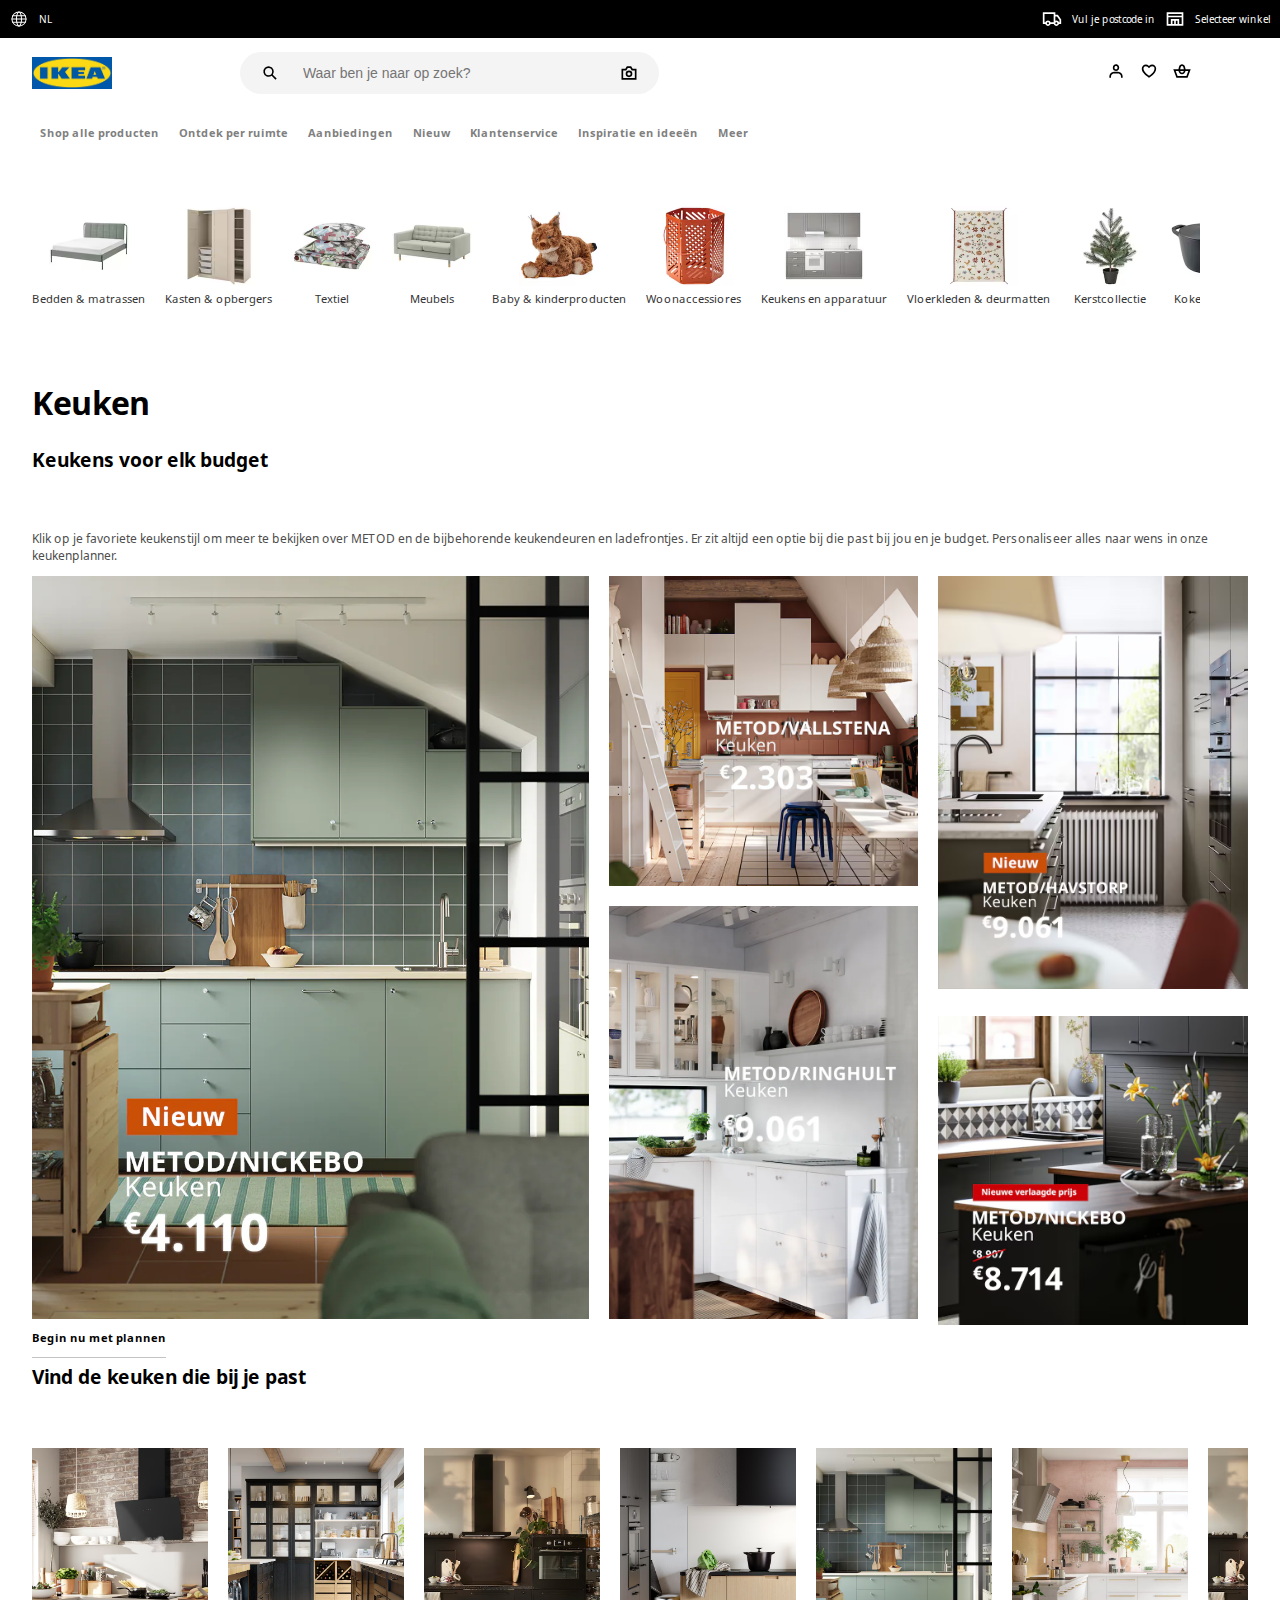
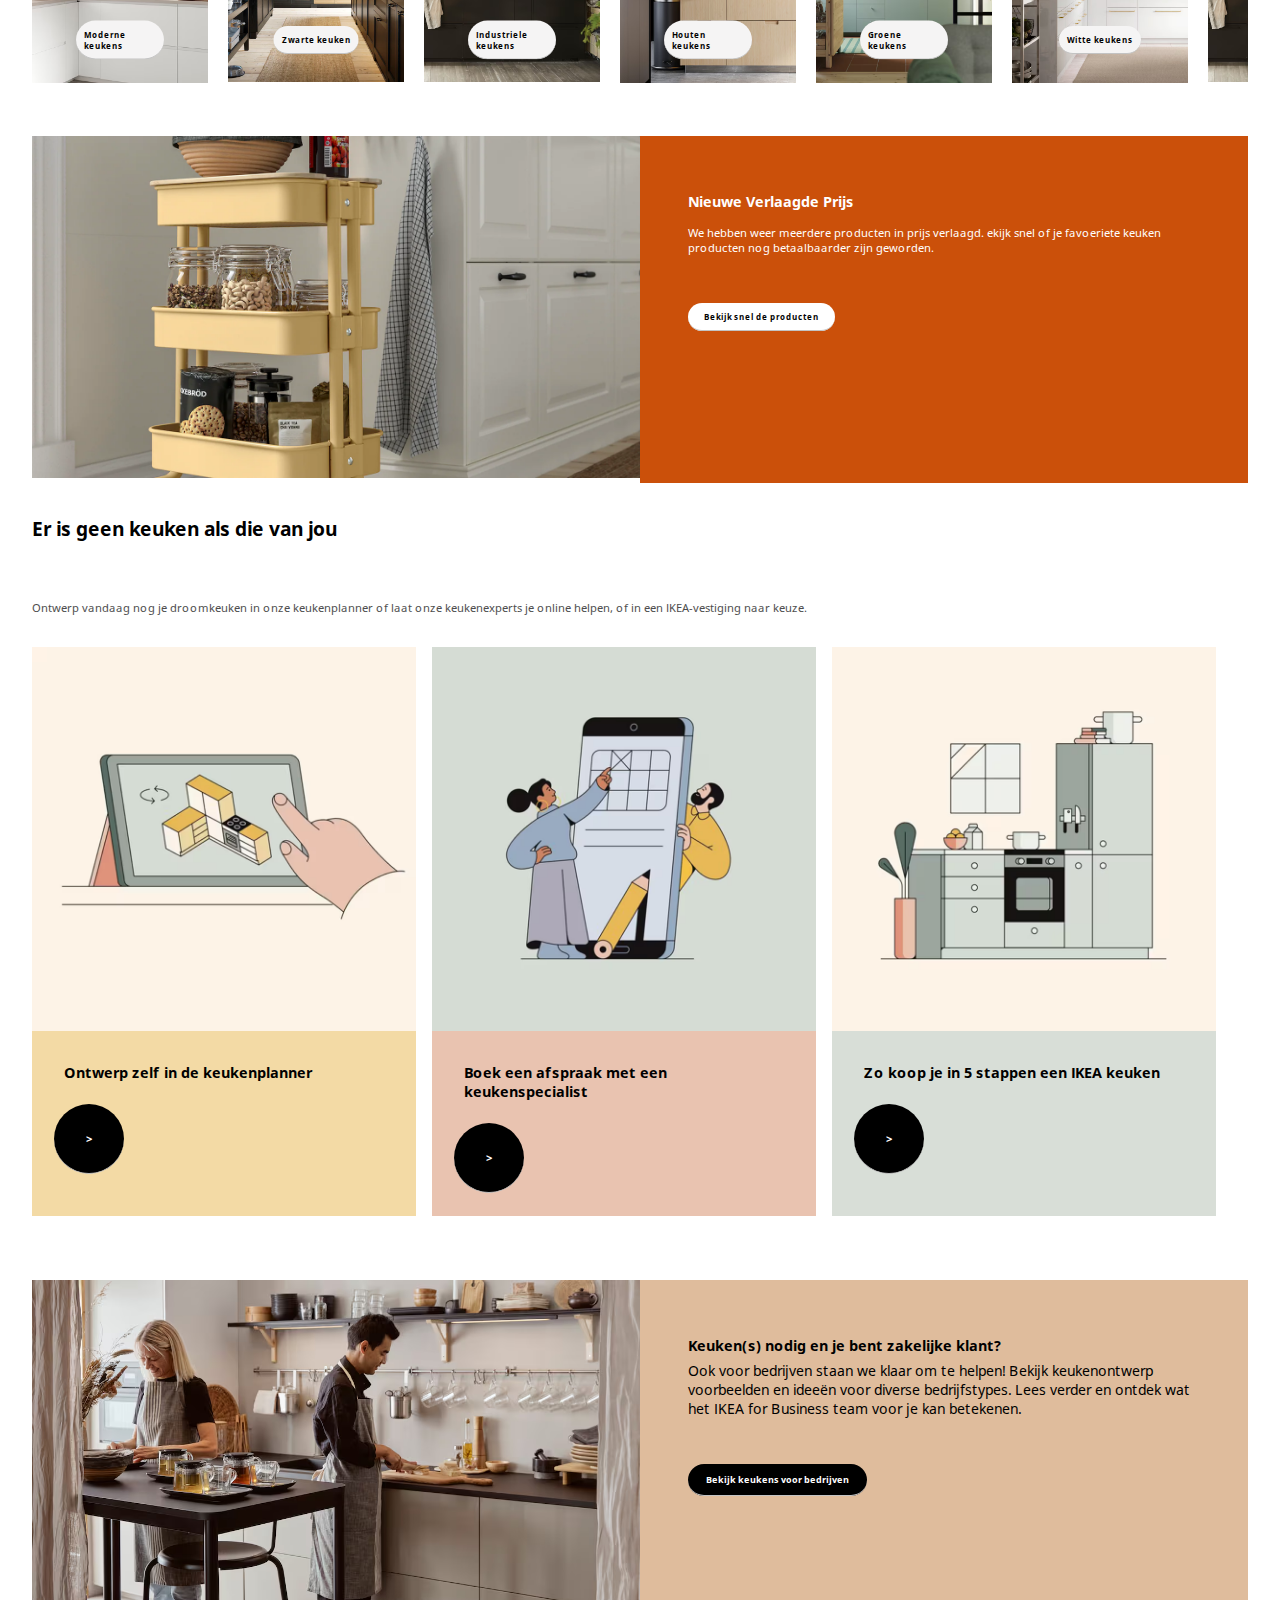
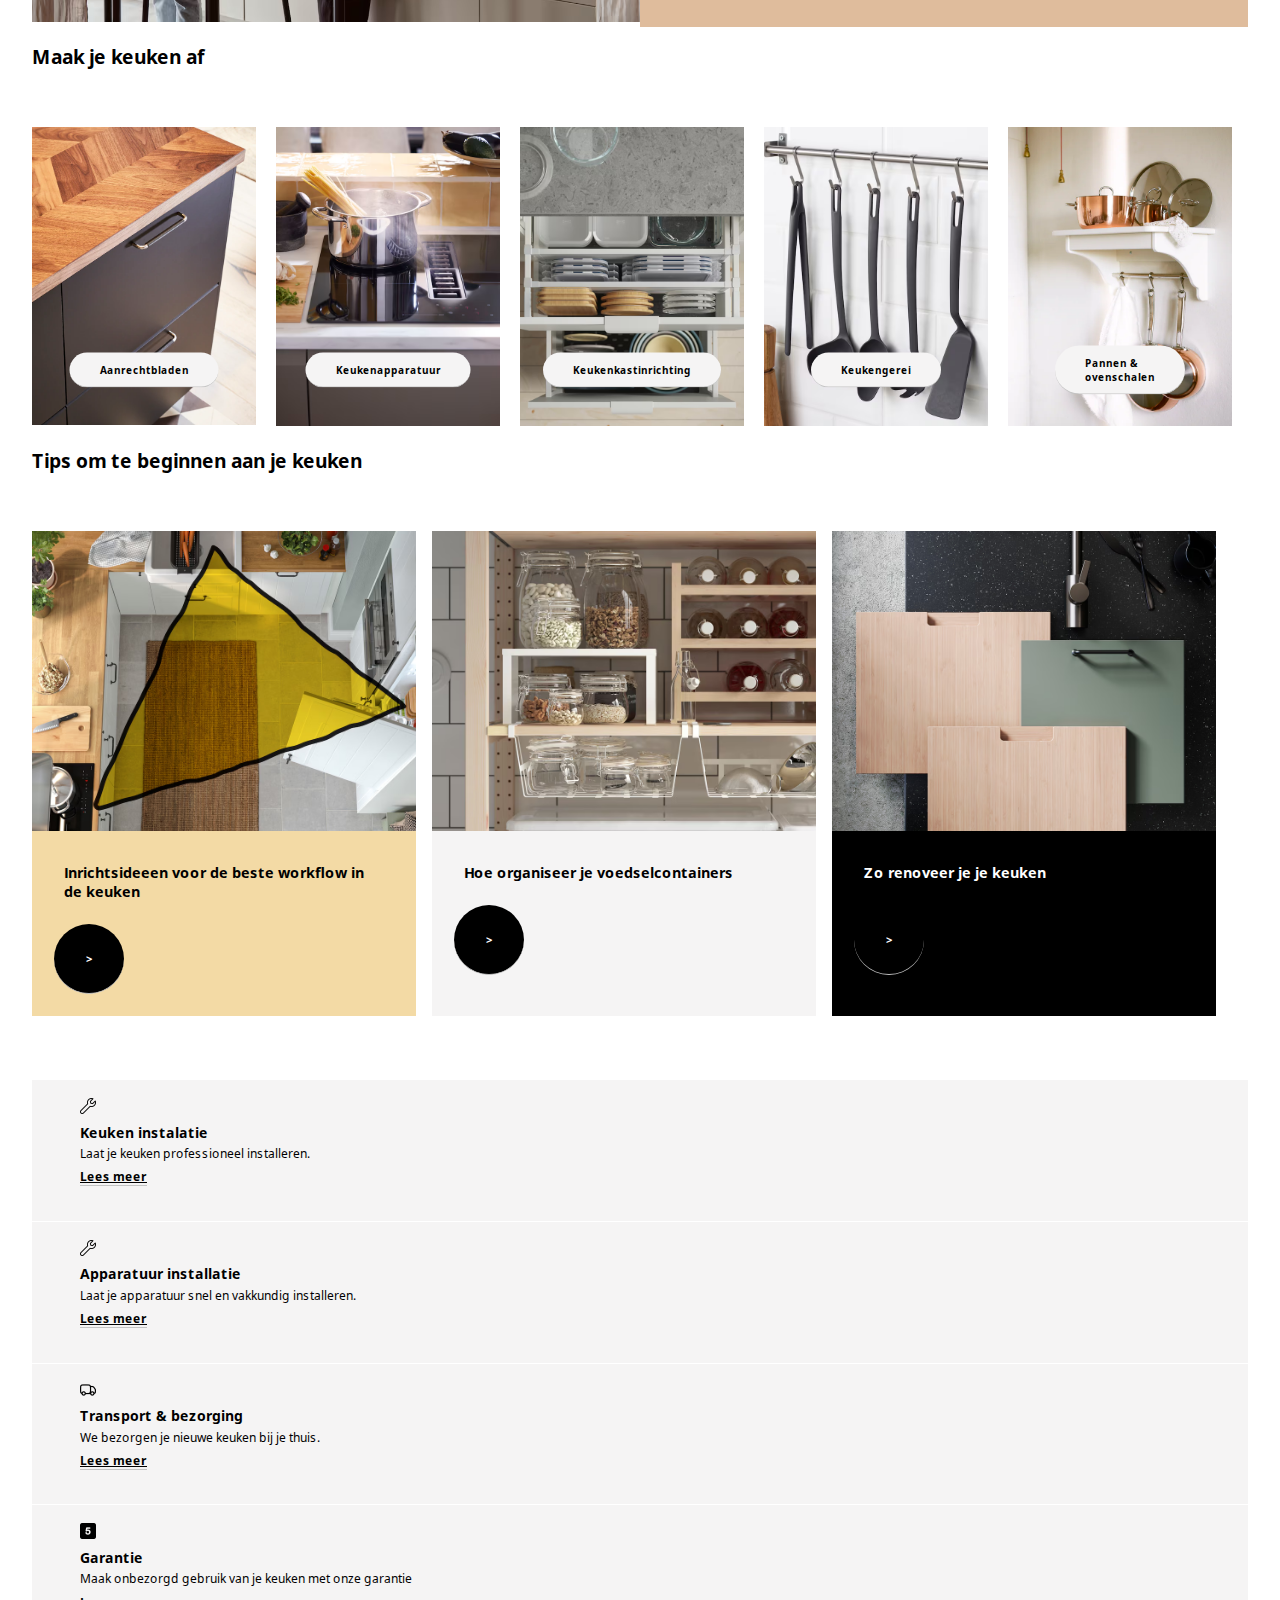
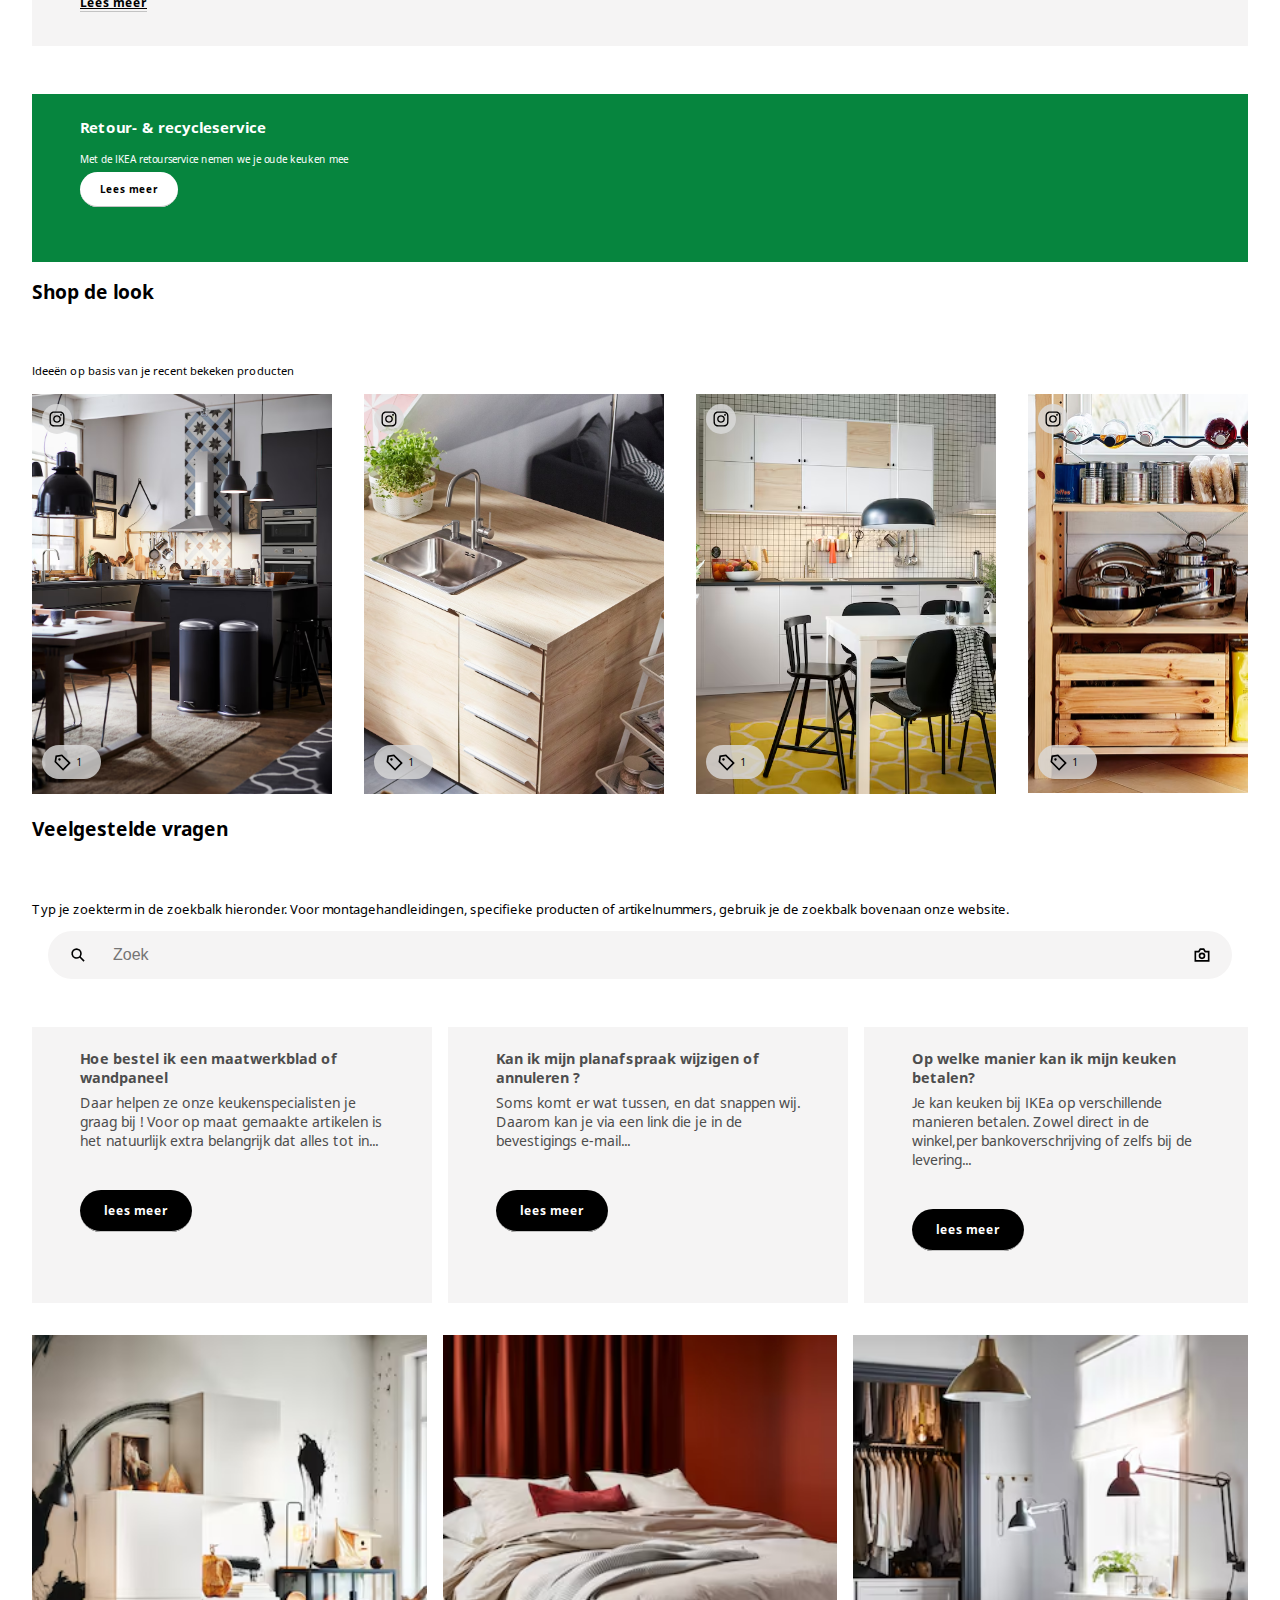
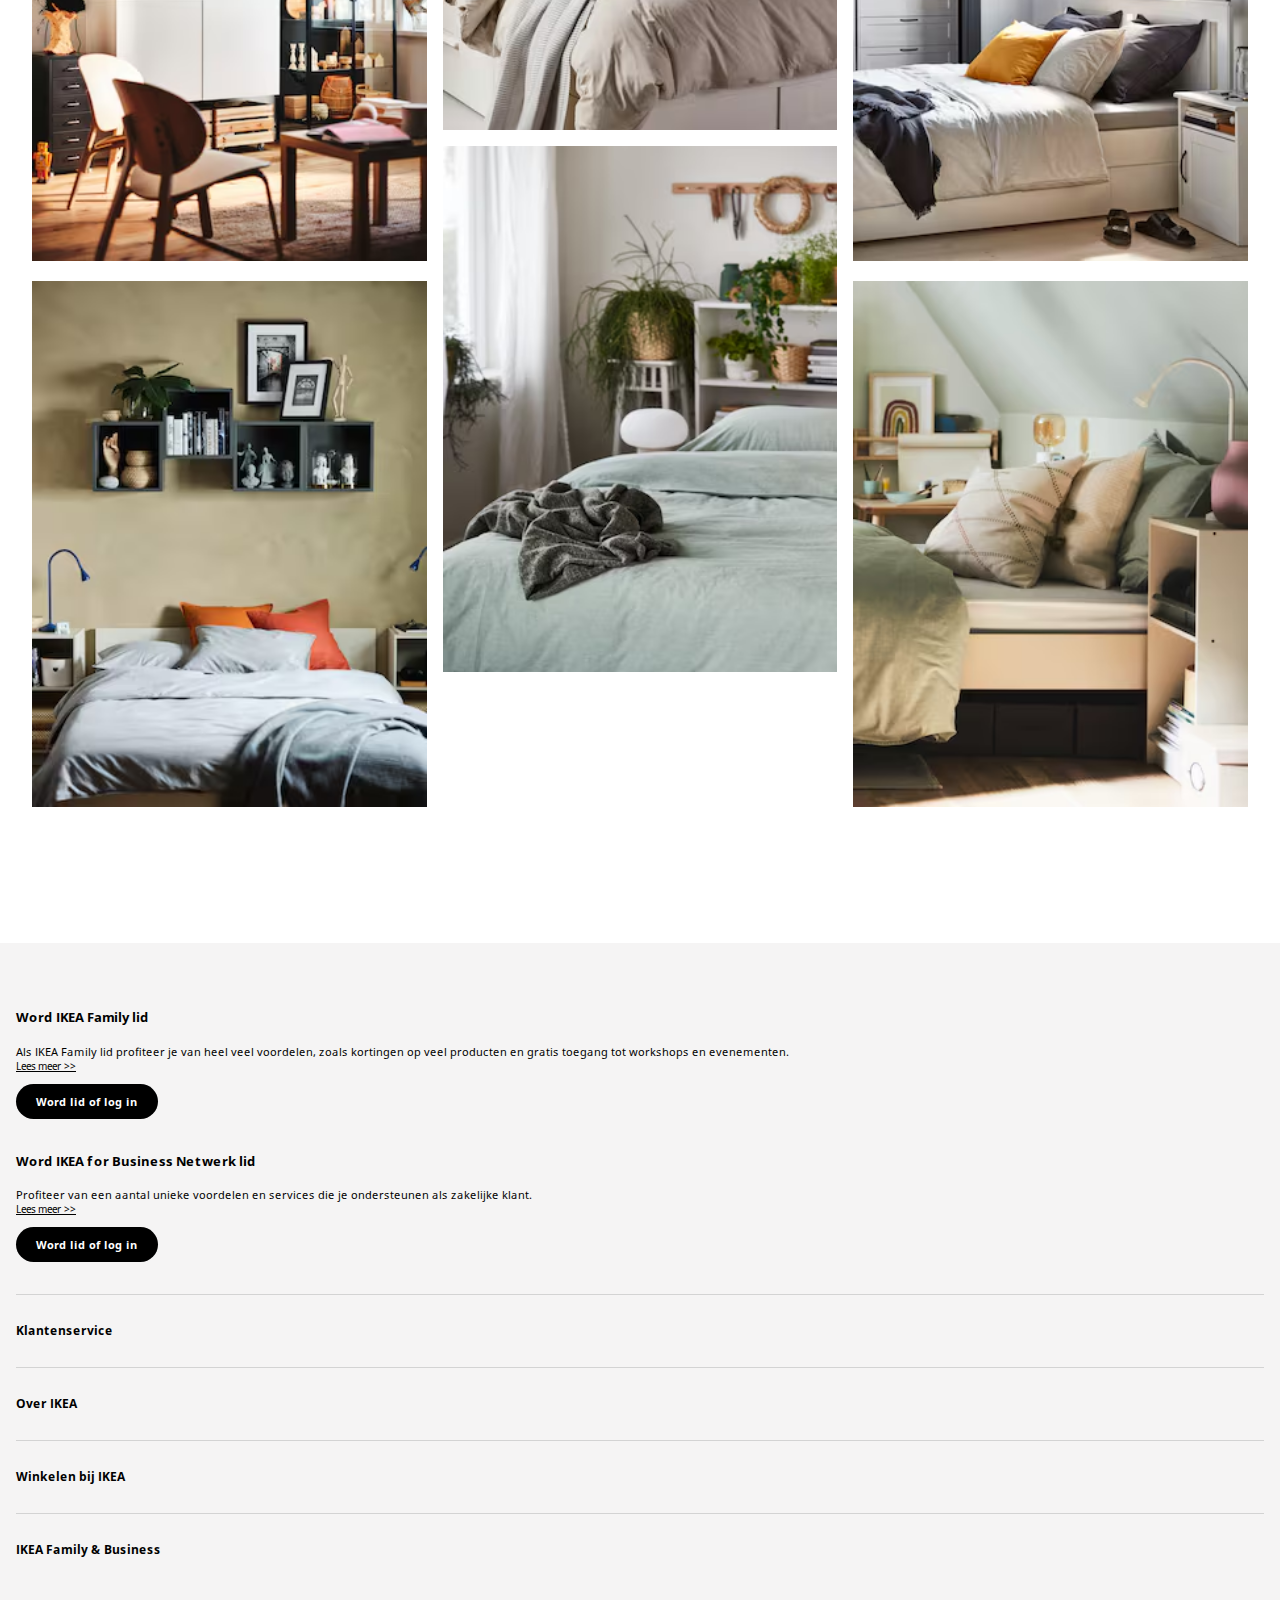
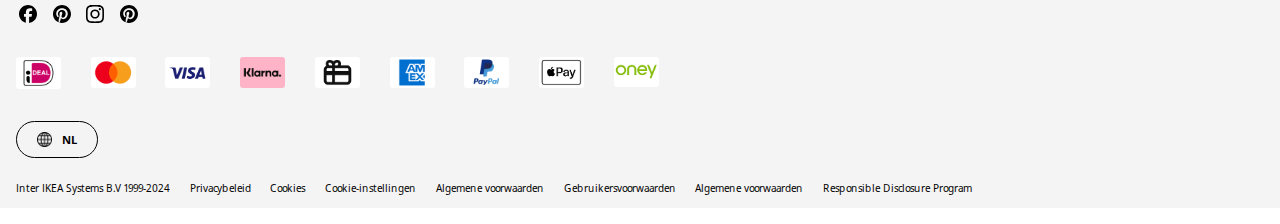
<file: pagina2.html>
<!DOCTYPE html>
<html lang="en">
<head>
    <meta charset="UTF-8">
    <meta name="viewport" content="width=device-width, initial-scale=1.0">
    <title>Koop de keuken</title>
    <link rel="stylesheet" href="styles/pagina2.css">
    <link rel="stylesheet" href="styles/basis.css">
    <link rel="icon" href="images/ikealogo.png" type="image/x-icon">
</head>
<body>
    <header>
        <section>
<ul>
    <li> <svg id="Layer_1" data-name="Layer 1" xmlns="http://www.w3.org/2000/svg" viewBox="0 0 200 200"><defs><style>.cls-1{fill:#231f20;}</style></defs><title>wereld icoon</title><path class="cls-1" d="M100,175.69A75.69,75.69,0,1,1,175.69,100,75.78,75.78,0,0,1,100,175.69Zm0-141.38A65.69,65.69,0,1,0,165.69,100,65.77,65.77,0,0,0,100,34.31Z"/><path class="cls-1" d="M100,175.69c-19.49,0-30-39-30-75.69s10.51-75.69,30-75.69,30,39,30,75.69S119.49,175.69,100,175.69Zm0-141.38c-8.15,0-20,25.59-20,65.69,0,18.33,2.5,35.49,7,48.32,3.73,10.55,8.82,17.37,13,17.37,8.15,0,20-25.59,20-65.69,0-18.33-2.5-35.49-7-48.32C109.23,41.13,104.14,34.31,100,34.31Z"/><path class="cls-1" d="M170.69,105H29.31a5,5,0,0,1,0-10H170.69a5,5,0,0,1,0,10Z"/><path class="cls-1" d="M163.05,73H37a5,5,0,0,1,0-10h126.1a5,5,0,0,1,0,10Z"/><path class="cls-1" d="M163.05,137H37a5,5,0,0,1,0-10h126.1a5,5,0,0,1,0,10Z"/></svg> NL </li> 
    <li> <svg xmlns="http://www.w3.org/2000/svg" viewBox="0 0 24 24" focusable="false" aria-hidden="true" class="hnf-svg-icon"><path fill-rule="evenodd" clip-rule="evenodd" d="M1 4h15v3h3.0246l3.9793 5.6848V18h-2.6567c-.4218 1.3056-1.6473 2.25-3.0933 2.25-1.446 0-2.6715-.9444-3.0932-2.25h-3.9044c-.4217 1.3056-1.6472 2.25-3.0932 2.25S4.4916 19.3056 4.0698 18H1V4zm3.0698 12c.4218-1.3056 1.6473-2.25 3.0933-2.25 1.446 0 2.6715.9444 3.0932 2.25H14V6H3v10h1.0698zM16 14.0007a3.24 3.24 0 0 1 1.2539-.2507c1.446 0 2.6715.9444 3.0933 2.25h.6567v-2.6848L17.9833 9H16v5.0007zM7.163 15.75c-.6903 0-1.25.5596-1.25 1.25s.5597 1.25 1.25 1.25c.6904 0 1.25-.5596 1.25-1.25s-.5596-1.25-1.25-1.25zm10.0909 0c-.6904 0-1.25.5596-1.25 1.25s.5596 1.25 1.25 1.25 1.25-.5596 1.25-1.25-.5596-1.25-1.25-1.25z"></path></svg> Vul je postcode in </li>
    <li> <svg xmlns="http://www.w3.org/2000/svg" viewBox="0 0 24 24" focusable="false" width="24" height="24" aria-hidden="true" class="hnf-svg-icon"><path fill-rule="evenodd" clip-rule="evenodd" d="M2 4v16h20V4H2zm2 4V6h16v2H4zm0 2v8h3v-6h10v6h3v-8H4zm11 4h-2v4h2v-4zm-4 0H9v4h2v-4z"></path></svg> Selecteer winkel</li>
</ul>
        </section>
        <section>
            <img src="images/ikealogo.png" alt="Het logo van IKEA">
            <form>
                <svg width="24" height="24" viewBox="0 0 24 24" aria-hidden="true" class="svg-icon search-field__search-icon search-field__search-icon--show"><path fill-rule="evenodd" clip-rule="evenodd" d="M13.98 15.395a6.294 6.294 0 111.414-1.414l4.602 4.601-1.414 1.414-4.602-4.601zm.607-5.101a4.294 4.294 0 11-8.587 0 4.294 4.294 0 018.587 0z"></path></svg>
                <input type="text" placeholder="Waar ben je naar op zoek?">
                <svg width="24" height="24" viewBox="0 0 24 24" aria-hidden="true" class="svg-icon"><path fill-rule="evenodd" clip-rule="evenodd" d="M16.002 13a4 4 0 11-8 0 4 4 0 018 0zm-2 0a2 2 0 11-4 0 2 2 0 014 0z"> </path><path fill-rule="evenodd" clip-rule="evenodd" d="M9.443 4L7.586 7H3v13h18V7h-4.586l-1.857-3H9.443zm1.114 2h2.886L15.3 9H19v9H5V9h3.7l1.857-3z"> </path></svg>
            </form>
            <ul>
                <li><svg viewBox="0 0 24 24" focusable="false" width="24" height="24" aria-hidden="true" class="hnf-svg-icon hnf-btn__icon hnf-person__icon"><path fill-rule="evenodd" clip-rule="evenodd" d="M10.6724 6.4678c.2734-.2812.6804-.4707 1.3493-.4707.3971 0 .705.0838.9529.2225.241.1348.4379.3311.5934.6193l.0033.006c.1394.2541.237.6185.237 1.1403 0 .7856-.2046 1.2451-.4796 1.5278l-.0048.005c-.2759.2876-.679.4764-1.334.4764-.3857 0-.6962-.082-.956-.2241-.2388-.1344-.4342-.3293-.5888-.6147-.1454-.275-.2419-.652-.2419-1.1704 0-.7902.2035-1.2442.4692-1.5174zm1.3493-2.4717c-1.0834 0-2.054.3262-2.7838 1.0766-.7376.7583-1.0358 1.781-1.0358 2.9125 0 .7656.1431 1.483.4773 2.112l.0031.0058c.3249.602.785 1.084 1.3777 1.4154l.0062.0035c.5874.323 1.2368.4736 1.9235.4736 1.0818 0 2.0484-.3333 2.7755-1.0896.7406-.7627 1.044-1.786 1.044-2.9207 0-.7629-.1421-1.4784-.482-2.0996-.3247-.6006-.7844-1.0815-1.376-1.4125-.5858-.3276-1.2388-.477-1.9297-.477zM6.4691 16.8582c.2983-.5803.7228-1.0273 1.29-1.3572.5582-.3191 1.2834-.5049 2.2209-.5049h4.04c.9375 0 1.6626.1858 2.2209.5049.5672.3299.9917.7769 1.29 1.3572.3031.5896.4691 1.2936.4691 2.1379v1h2v-1c0-1.1122-.2205-2.1384-.6904-3.0523a5.3218 5.3218 0 0 0-2.0722-2.1769c-.9279-.5315-2.0157-.7708-3.2174-.7708H9.98c-1.1145 0-2.2483.212-3.2225.7737-.8982.5215-1.5928 1.2515-2.0671 2.174C4.2205 16.8577 4 17.8839 4 18.9961v1h2v-1c0-.8443.166-1.5483.4691-2.1379z"></path></svg></li>
                <li><svg viewBox="0 0 24 24" focusable="false" width="24" height="24" aria-hidden="true" class="hnf-svg-icon hnf-btn__icon hnf-svg-icon hnf-svg-icon--heart"><path fill-rule="evenodd" clip-rule="evenodd" d="M19.205 5.599c.9541.954 1.4145 2.2788 1.4191 3.6137 0 3.0657-2.2028 5.7259-4.1367 7.5015-1.2156 1.1161-2.5544 2.1393-3.9813 2.9729L12 20.001l-.501-.3088c-.9745-.5626-1.8878-1.2273-2.7655-1.9296-1.1393-.9117-2.4592-2.1279-3.5017-3.5531-1.0375-1.4183-1.8594-3.1249-1.8597-4.9957-.0025-1.2512.3936-2.5894 1.419-3.6149 1.8976-1.8975 4.974-1.8975 6.8716 0l.3347.3347.336-.3347c1.8728-1.8722 4.9989-1.8727 6.8716 0zm-7.2069 12.0516c.6695-.43 1.9102-1.2835 3.1366-2.4096 1.8786-1.7247 3.4884-3.8702 3.4894-6.0264-.0037-.849-.2644-1.6326-.8333-2.2015-1.1036-1.1035-2.9413-1.0999-4.0445.0014l-1.7517 1.7448-1.7461-1.7462c-1.1165-1.1164-2.9267-1.1164-4.0431 0-1.6837 1.6837-.5313 4.4136.6406 6.0156.8996 1.2298 2.0728 2.3207 3.137 3.1722a24.3826 24.3826 0 0 0 2.0151 1.4497z"></path></svg></li>
                <li><svg viewBox="0 0 24 24" focusable="false" width="24" height="24" aria-hidden="true" class="hnf-svg-icon hnf-svg-bag-default hnf-btn__icon"><path fill-rule="evenodd" clip-rule="evenodd" d="M11.9997 4c1.7048 0 2.9806 1.122 3.4578 2.7127.3246 1.0819.5718 2.1886.8335 3.2873h6.1517l-3.75 10H5.3067l-3.75-10h6.1516c.2617-1.0987.509-2.2054.8335-3.2873C9.019 5.122 10.2948 4 11.9997 4zm2.2348 6H9.7648c.2293-.9532.5299-2.1701.6927-2.7127C10.6838 6.533 11.1739 6 11.9997 6s1.3158.533 1.5421 1.2873c.1628.5426.4634 1.7595.6927 2.7127zm-9.7918 2 2.25 6h10.614l2.25-6h-3.3252c-.6633 2.1065-1.7665 4-4.2318 4-2.4654 0-3.5686-1.8935-4.2319-4h-3.325zm5.4308 0c.3635 1.0612.8841 2 2.1262 2 1.242 0 1.7626-.9388 2.1261-2H9.8735z"></path></svg></li>
                <button> <?xml version="1.0" ?><svg viewBox="0 0 32 32" xmlns="http://www.w3.org/2000/svg"><defs><style>.cls-1{fill:none;}</style></defs><title/><g data-name="Layer 2" id="Layer_2"><path d="M28,10H4A1,1,0,0,1,4,8H28a1,1,0,0,1,0,2Z"/><path d="M28,17H4a1,1,0,0,1,0-2H28a1,1,0,0,1,0,2Z"/><path d="M28,24H4a1,1,0,0,1,0-2H28a1,1,0,0,1,0,2Z"/></g><g id="frame"><rect class="cls-1" height="32" width="32"/></g></svg></button>
            </ul>
     </section>
        <nav>
            <div>
                <input type="text" placeholder="Zoeken"> 
                <button>
                    <span></span>
                    <span></span>
                </button>
            </div>
            <ul>
                <li><a href="#" aria-label="Shop hier voor alle producten"></a> Shop alle producten</a></li>
                <li><a href="#" aria-label="Ontdek hier per ruimte"></a>Ontdek per ruimte</li>
                <li><a href="#" aria-label="Kijk hier voor vernieuwe verlaagde prijzen"></a>Nieuwe verlaagde prijs</li>
            </ul>
            <ul>
                <li><a href="#" aria-label="Kijk hier voor Aanbiedingen"></a>Aanbiedingen</li>
                <li><a href="#" aria-label="Kijk hier voor nieuwe producten "></a>Nieuw</li>
                <li><a href="#" aria-label="Klik hier voor Klantenservice"></a>Klantenservice</li>
                <li><a href="#" aria-label="Klik hier voor inspiratie en ideeën"></a>Inspiratie en ideeën</li>
            </ul>
            <ul>
                <li><a href="#" aria-label="klik hier voor IKEA Family"></a>IKEA Family</li>
                <li><a href="#" aria-label="klik hier voor Duurzaamheid"></a>Duurzaamheid</li>
                <li><a href="#" aria-label="klik hier voor IKEA winkel"></a>IKEA winkels</li>
                <li><a href="#" aria-label="klik hier voor het Zweedse restaurant"></a>Zweeds restaurant</li>
                <li><a href="#" aria-label="klik hier voor de Tweedekanshoek"></a>Tweedekanshoek</li>
                <li><a href="#" aria-label="klik hier voor IKEA business"></a>IKEA for Business</li>
                <li><a href="#" aria-label="klik hier voor dit is IKEA "></a>Dit is IKEA</li>
                <li><a href="#" aria-label="klik hier voor werken bij IKEA"></a>Werken bij IKEA</li>
                <li><a href="#" aria-label="klik hier voor IKEA Circuliar"></a>IKEA Circuliar</li>
            </ul>
        </nav>


<section>
        <ul>
          <li><a href="#" aria-label="shop hier voor alle producten">Shop alle producten</a></li>
          <li><a href="#" aria-label="Ontdek hier per ruimte">Ontdek per ruimte</a></li>
          <li><a href="#" aria-label="Aanbiedingen ">Aanbiedingen</a></li>
          <li><a href="#" aria-label="Ontdek nieuw">Nieuw</a></li>
          <li><a href="#" aria-label="Klantenservice">Klantenservice</a></li>
          <li><a href="#" aria-label="Inspiratie en ideeën">Inspiratie en ideeën</a></li>
          <li><a href="#" aria-label="Klik hier voor meer">Meer</a></li>
        </ul>
</section>

        <section>
            <ul>
              <li>
                <img src="images/header_car/1.avif" alt="afbeelding van bed">
                <p>Bedden & matrassen</p>
              </li>
              <li>
                <img src="images/header_car/2.avif" alt="afbeelding van kast">
                <p>Kasten & opbergers</p>
              </li>
              <li>
                <img src="images/header_car/3.avif" alt="Afbeelding van textiel">
                <p>Textiel</p>
              </li>
              <li>
                <img src="images/header_car/4.avif" alt="Afbeeldingnvan bank">
                <p>Meubels</p>
              </li>
              <li>
                <img src="images/header_car/5.avif" alt="Afbeelding van kinderproduct">
                <p>Baby & kinderproducten</p>
              </li>
              <li>
                <img src="images/header_car/6.avif" alt="Afbeelding van Woonaccessiores">
                <p>Woonaccessiores</p>
              </li>
              <li>
                <img src="images/header_car/7.avif" alt="afbeelding van keuken">
                <p>Keukens en apparatuur</p>
              </li>
              <li>
                <img src="images/header_car/8.avif" alt="afbeelding van Vloerkleden">
                <p>Vloerkleden & deurmatten</p>
              </li>
              <li>
                <img src="images/header_car/9.avif" alt="afbeelding van kerstboom">
                <p>Kerstcollectie</p>
              </li>
              <li>
                <img src="images/header_car/10.avif" alt="Afbeelding van pan">
                <p>Koken & eten</p>
              </li>
              <li>
                <img src="images/header_car/11.webp" alt="Afbeelding van verlichting">
                <p>Verlichting</p>
              </li>
              <li>
                <img src="images/header_car/12.avif" alt="afbeelding van badkamer">
                <p>badkamerproducten</p>
              </li>
              <li>
                <img src="images/header_car/13.webp" alt="afbeelding van planten">
                <p> planten & potten voor binnen</p>
              </li>
              <li>
                <img src="images/header_car/14.avif" alt="afbeelding van afvalscheiden">
                <p>Washok & afvalscheiden</p>
              </li>
              <li>
                <img src="images/header_car/15.webp" alt="afbeelding van smart lamp">
                <p>Smarthome</p>
              </li>
              <li>
                <img src="images/header_car/16.avif" alt="Afbeelding van Elektronica">
                <p>Elektronica en toebehoren</p>
              </li>
              <li>
                <img src="images/header_car/17.avif" alt="Afbeelding van een tuinstoel">
                <p>Tuin & balkon producten</p>
              </li>
              <li>
                <img src="images/header_car/18.webp" alt="Afbeelding van boormachine">
                <p>Doe het zelf</p>
              </li>
              <li>
                <img src="images/header_car/19.avif" alt=" afbeelding van Dierenaccessoire">
                <p>Dierenaccessoires</p>
              </li>
            </ul>
          </section>

    </header> 
<main>
<section>
    <h1> Keuken</h1>
    <h2> Keukens voor elk budget</h2>
    <p>
        Klik op je favoriete keukenstijl om meer te bekijken over METOD en de bijbehorende keukendeuren en ladefrontjes. Er zit altijd een optie bij die past bij jou en je budget. Personaliseer alles naar wens in onze keukenplanner. 
    </p>
</section>
<section>
    <img src="pag2_images/section1_1.webp" alt="Afbeelding van een groene keuken">
    <img src="pag2_images/section1_2.avif" alt="Afbeelding van een witte keuken">
    <img src="pag2_images/section1_3.avif" alt="Afbeelding van een witte keuken">
    <img src="pag2_images/section1_5.webp" alt="Afbeelding van een zwarte keuken">
    <img src="pag2_images/section1_4.avif" alt="Afbeelding van een zwarte keuken">
</section>
<a href="#" aria-label="begin nu met plannen">Begin nu met plannen</a>
<h2> Vind de keuken die bij je past</h2>
<section>
        <article>
        <a href="https://www.ikea.com/nl/nl/"> Moderne keukens</a>
        <img src="pag2_images/car_keukens/1.avif" alt="Een afbeelding van een modern keuken">
        </article> 
        <article>
        <a href="https://www.ikea.com/nl/nl/"> Zwarte keuken</a>
        <img src="pag2_images/car_keukens/2.webp" alt="Een afbeelding van een landelijke keuken">
        </article>
        <article>
        <a href="https://www.ikea.com/nl/nl/"> Industriele keukens</a>
        <img src="pag2_images/car_keukens/3.avif" alt="Een afbeelding van een industriele keuken">
        </article>
         <article>
        <a href="https://www.ikea.com/nl/nl/"> Houten keukens</a>
        <img src="pag2_images/car_keukens/4.avif" alt="Een afbeelding van een Houten keuken">
        </article>
        <article>
           <a href="https://www.ikea.com/nl/nl/"> Groene keukens</a>
        <img src="pag2_images/car_keukens/5.avif" alt="Een afbeelding van een groene keuken">
        </article>
        <article>
        <a href="https://www.ikea.com/nl/nl/"> Witte keukens</a>
        <img src="pag2_images/car_keukens/6.avif" alt="Een afbeelding van een witte keuken">
        </article>
        <article>
            <a href="https://www.ikea.com/nl/nl/"> Zwarte keukens</a>
            <img src="pag2_images/car_keukens/7.avif" alt="Een afbeelding van een zwarte keuken">
            </article>
</section>

<section>
    <article>
        <img src="pag2_images/pag2_beigerekje.webp" alt="Een beige opbergrekje">
    </article>
<article>
    <h3>Nieuwe Verlaagde Prijs</h3>
        <p>We hebben weer meerdere producten in prijs verlaagd. ekijk snel of je favoeriete keuken producten nog betaalbaarder zijn geworden.</p>
        <a href="#">Bekijk snel de producten</a>
</article>
</section>
<section>
<h2> Er is geen keuken als die van jou</h2>
<p> Ontwerp vandaag nog je droomkeuken in onze keukenplanner of laat onze keukenexperts je online helpen, of in een IKEA-vestiging naar keuze. </p>
</section>

<section>
    <ul>
        <li>
            <h3>Ontwerp zelf in de keukenplanner</h3>
            <a href="#" aria-label="Ga hier verder">></a>
            <img src="pag2_images/car/1.avif" alt="Afbeelding van een ipad met een keukenplanner" />
        </li>
        <li>
            <h3>Boek een afspraak met een keukenspecialist
            </h3>
            <a href="#" aria-label="Ga hier verder">></a>
            <img src="pag2_images/car/2.avif" alt="Een afbeelding van een keuken planner op telefoon" />
        </li>
        <li>
            <h3>Zo koop je in 5 stappen een IKEA keuken
            </h3>
            <a href="#" aria-label="Ga hier verder">></a>
            <img src="pag2_images/car/3.avif" alt="Een afbeelding van een cartoonisch keuken" />
        </li>
    </ul>
</section>
<section>
    <article>
        <img src="pag2_images/man_keuken.avif" alt="Een afbeelding van een man en vrouw in de keuken">
    </article>
<article>
    <h3>Keuken(s) nodig en je bent zakelijke klant?</h3>
        <p>Ook voor bedrijven staan we klaar om te helpen! Bekijk keukenontwerp voorbeelden en ideeën voor diverse bedrijfstypes. Lees verder en ontdek wat het IKEA for Business team voor je kan betekenen.

        </p>
        <a href="#">Bekijk keukens voor bedrijven</a>
</article>
</section>

<section>
    <h2> Maak je keuken af</h2>
</section>

<section>
    <article>
    <a href="https://www.ikea.com/nl/nl/"> Aanrechtbladen</a>
    <img src="pag2_images/maakkeukenafcar/1.webp" alt="Een afbeelding van een aanrechtblad">
    </article> 
    <article>
    <a href="https://www.ikea.com/nl/nl/"> Keukenapparatuur</a>
    <img src="pag2_images/maakkeukenafcar/2.avif" alt="Een afbeelding van een kook pan">
    </article>
    <article>
    <a href="https://www.ikea.com/nl/nl/"> Keukenkastinrichting</a>
    <img src="pag2_images/maakkeukenafcar/3.avif" alt="Een afbeelding van de inhoud van een lade">
    </article>
     <article>
    <a href="https://www.ikea.com/nl/nl/"> Keukengerei</a>
    <img src="pag2_images/maakkeukenafcar/4.avif" alt="Een afbeelding van pan lepels">
    </article>
    <article>
       <a href="https://www.ikea.com/nl/nl/"> Pannen & ovenschalen</a>
    <img src="pag2_images/maakkeukenafcar/5.webp" alt="Een afbeelding van pannen en schalen">
    </article>
    <article>
    <a href="https://www.ikea.com/nl/nl/"> Messen & snijplanken </a>

    <img src="pag2_images/maakkeukenafcar/6.avif" alt="Een afbeelding van een mes en snijplank">
    </article>
</section>

<section>
    <h2> Tips om te beginnen aan je keuken</h2>
</section>
<section>
    <ul>
        <li>
            <h3>Inrichtsideeen voor de beste workflow in de keuken</h3>
            <a href="#" aria-label="Ga hier verder">></a>
            <img src="pag2_images/car2/1.avif" alt="Afbeelding van oppervlakte keuken" />
        </li>
        <li>
            <h3>Hoe organiseer je voedselcontainers
            </h3>
            <a href="#" aria-label="Ga hier verder">></a>
            <img src="pag2_images/car2/2.avif" alt="Afbeelding van voedselcontainers" />
        </li>
        <li>
            <h3>Zo renoveer je je keuken 
            </h3>
            <a href="#" aria-label="Ga hier verder">></a>
            <img src="pag2_images/car2/3.avif" alt="afbeelding van constructie papieren " />
        </li>
    </ul>
</section>

<section>
<article>
    <img src="pag2_images/icons/moersleutel.png" alt="Icoon van een moersleutel">
    <h4>Keuken instalatie</h4>
    <p>Laat je keuken professioneel installeren.</p>
    <a href="#"  aria-label="Lees meer over keuken installatie">Lees meer</a>
</article>
<article>
    <img src="pag2_images/icons/moersleutel.png" alt="Icoon van een moersleutel">
    <h4>Apparatuur installatie</h4>
    <p>Laat je apparatuur snel en vakkundig installeren.</p>
    <a href=""  aria-label="Lees meer over apparatuur installatie">Lees meer</a>
</article>
<article>
    <img src="pag2_images/icons/truck.png" alt="Icoon van een moersleutel">
    <h4>Transport & bezorging</h4>
    <p>We bezorgen je nieuwe keuken bij je thuis.</p>
    <a href="" aria-label="Lees meer over transport en bezorging">Lees meer</a>
</article>
<article>
    <img src="pag2_images/icons/garantie.png" alt="Icoon van een moersleutel">
    <h4>Garantie</h4>
    <p>Maak onbezorgd gebruik van je keuken met onze garantie</p>
    <a href="" aria-label="Lees meer over keuken garantie">Lees meer</a>
</article>
</section>

<section>
<article>
    <h3>Retour- & recycleservice</h3>
        <p>Met de IKEA retourservice nemen we je oude keuken mee</p>
        <a href="#">Lees meer</a>
</article>
</section>

<section>
    <h2> Shop de look </h2>
    <p>Ideeën op basis van je recent bekeken producten</p>
</section>

<section>
    <ul>
        <li>
            <img src="pag2_images/car_shopdelook/1.avif" alt="Inspiratie afbeelding van een zwarte keuken">
          <svg focusable="false" viewBox="0 0 24 24" class="ofeed-svg-icon ofeed-pill__icon" aria-hidden="true"><path d="M12 7.3795c.8036 0 1.567.241 2.2902.6428.7232.4018 1.2857.9643 1.6875 1.6875.4018.7232.6428 1.4866.6428 2.2902 0 .8438-.241 1.6071-.6428 2.3304-.4018.7232-.9643 1.2857-1.6875 1.6875-.7232.4017-1.4866.6026-2.2902.6026-.8438 0-1.6071-.2009-2.3304-.6026-.7232-.4018-1.2857-.9643-1.6875-1.6875-.4017-.7233-.6026-1.4866-.6026-2.3304 0-.8036.2009-1.567.6026-2.2902.4018-.7232.9643-1.2857 1.6875-1.6875.7233-.4018 1.4866-.6428 2.3304-.6428zm0 7.6339c.8036 0 1.5268-.2813 2.1295-.8839.5625-.5625.8839-1.2857.8839-2.1295 0-.8036-.3214-1.5268-.8839-2.1295-.6027-.5625-1.3259-.8839-2.1295-.8839-.8438 0-1.567.3214-2.1295.884-.6026.6026-.8839 1.3258-.8839 2.1294 0 .8438.2813 1.567.884 2.1295.5624.6026 1.2856.8839 2.1294.8839zm5.9062-7.8348c0-.2813-.1205-.5224-.3214-.7634-.241-.201-.4821-.3214-.7634-.3214-.3214 0-.5625.1205-.7634.3214-.241.241-.3214.4821-.3214.7634 0 .3214.0804.5625.3214.7634.2009.241.442.3214.7634.3214.2813 0 .5224-.0804.7232-.3214.2009-.201.3215-.442.3616-.7634zm3.0536 1.0848c0 .7634.0402 2.0089.0402 3.7366 0 1.7679-.0402 3.0134-.0804 3.7768-.0401.7634-.1607 1.4062-.3214 1.9687-.2411.6831-.6428 1.2857-1.125 1.7679-.4821.4821-1.0848.8437-1.7277 1.0848-.5625.2009-1.2455.3214-2.0089.3616C14.9732 21 13.7277 21 12 21c-1.7679 0-3.0134 0-3.7768-.0402-.7634-.0402-1.4062-.1607-1.9687-.4018-.683-.2009-1.2858-.5625-1.7679-1.0446-.4821-.4822-.8437-1.0848-1.0848-1.7679-.201-.5625-.3214-1.2053-.3616-1.9687C3 15.0134 3 13.7679 3 12c0-1.7277 0-2.9732.0402-3.7366.0402-.7634.1607-1.4464.3616-2.009.241-.6428.6027-1.2455 1.0848-1.7276.4821-.4822 1.0848-.884 1.7679-1.125.5625-.1607 1.2053-.2813 1.9687-.3214C8.9866 3.0402 10.2321 3 12 3c1.7277 0 2.9732.0402 3.7366.0804.7634.0401 1.4464.1607 2.0089.3214.6429.241 1.2456.6428 1.7277 1.125.4822.4821.8839 1.0848 1.125 1.7277.1607.5625.2813 1.2455.3616 2.0089zm-1.9286 9.0402c.1608-.442.2411-1.1652.3215-2.1697 0-.5625.0402-1.4062.0402-2.491v-1.2858c0-1.0848-.0402-1.9285-.0402-2.491-.0804-1.0045-.1607-1.7277-.3215-2.1697-.3214-.8035-.9241-1.4062-1.7276-1.7276-.442-.1608-1.1652-.2411-2.1697-.3215-.6027 0-1.4464-.0402-2.491-.0402h-1.2858c-1.0848 0-1.9285.0402-2.491.0402-1.0045.0804-1.7277.1607-2.1697.3214-.8437.3215-1.4062.9242-1.7276 1.7277-.1608.442-.2813 1.1652-.3215 2.1697-.0402.6027-.0402 1.4464-.0402 2.491v1.2858c0 1.0848 0 1.9285.0402 2.491.0402 1.0045.1607 1.7277.3214 2.1697.3215.8437.9242 1.4062 1.7277 1.7276.442.1608 1.1652.2813 2.1697.3215.5625.0402 1.4062.0402 2.491.0402h1.2858c1.0848 0 1.9285 0 2.491-.0402 1.0045-.0402 1.7277-.1607 2.1697-.3215.8035-.3214 1.4062-.9241 1.7276-1.7276z"></path></svg>
            <div>
          <svg focusable="false" viewBox="0 0 24 24" class="ofeed-svg-icon ofeed-pill__icon" aria-hidden="true"><path d="M10.0291 10.0278c.5858-.5858.5858-1.5355 0-2.1213-.5857-.5858-1.5355-.5858-2.1213 0-.5858.5857-.5858 1.5355 0 2.1213.5858.5858 1.5356.5858 2.1213 0z"></path><path fill-rule="evenodd" clip-rule="evenodd" d="m4.2037 4.2037-1.2535 7.9389 10.3866 10.3866 9.1924-9.1924L12.1426 2.9502 4.2037 4.2037zm9.1331 15.4971-8.2522-8.2523.8678-5.4961 5.4961-.8678 8.2523 8.2522-6.364 6.364z"></path></svg>
          <p>1</p>
         </div>
        </li>
        <li>
            <img src="pag2_images/car_shopdelook/2.avif" alt="Inspiratie afbeelding van houten keuken">
          <svg focusable="false" viewBox="0 0 24 24" class="ofeed-svg-icon ofeed-pill__icon" aria-hidden="true"><path d="M12 7.3795c.8036 0 1.567.241 2.2902.6428.7232.4018 1.2857.9643 1.6875 1.6875.4018.7232.6428 1.4866.6428 2.2902 0 .8438-.241 1.6071-.6428 2.3304-.4018.7232-.9643 1.2857-1.6875 1.6875-.7232.4017-1.4866.6026-2.2902.6026-.8438 0-1.6071-.2009-2.3304-.6026-.7232-.4018-1.2857-.9643-1.6875-1.6875-.4017-.7233-.6026-1.4866-.6026-2.3304 0-.8036.2009-1.567.6026-2.2902.4018-.7232.9643-1.2857 1.6875-1.6875.7233-.4018 1.4866-.6428 2.3304-.6428zm0 7.6339c.8036 0 1.5268-.2813 2.1295-.8839.5625-.5625.8839-1.2857.8839-2.1295 0-.8036-.3214-1.5268-.8839-2.1295-.6027-.5625-1.3259-.8839-2.1295-.8839-.8438 0-1.567.3214-2.1295.884-.6026.6026-.8839 1.3258-.8839 2.1294 0 .8438.2813 1.567.884 2.1295.5624.6026 1.2856.8839 2.1294.8839zm5.9062-7.8348c0-.2813-.1205-.5224-.3214-.7634-.241-.201-.4821-.3214-.7634-.3214-.3214 0-.5625.1205-.7634.3214-.241.241-.3214.4821-.3214.7634 0 .3214.0804.5625.3214.7634.2009.241.442.3214.7634.3214.2813 0 .5224-.0804.7232-.3214.2009-.201.3215-.442.3616-.7634zm3.0536 1.0848c0 .7634.0402 2.0089.0402 3.7366 0 1.7679-.0402 3.0134-.0804 3.7768-.0401.7634-.1607 1.4062-.3214 1.9687-.2411.6831-.6428 1.2857-1.125 1.7679-.4821.4821-1.0848.8437-1.7277 1.0848-.5625.2009-1.2455.3214-2.0089.3616C14.9732 21 13.7277 21 12 21c-1.7679 0-3.0134 0-3.7768-.0402-.7634-.0402-1.4062-.1607-1.9687-.4018-.683-.2009-1.2858-.5625-1.7679-1.0446-.4821-.4822-.8437-1.0848-1.0848-1.7679-.201-.5625-.3214-1.2053-.3616-1.9687C3 15.0134 3 13.7679 3 12c0-1.7277 0-2.9732.0402-3.7366.0402-.7634.1607-1.4464.3616-2.009.241-.6428.6027-1.2455 1.0848-1.7276.4821-.4822 1.0848-.884 1.7679-1.125.5625-.1607 1.2053-.2813 1.9687-.3214C8.9866 3.0402 10.2321 3 12 3c1.7277 0 2.9732.0402 3.7366.0804.7634.0401 1.4464.1607 2.0089.3214.6429.241 1.2456.6428 1.7277 1.125.4822.4821.8839 1.0848 1.125 1.7277.1607.5625.2813 1.2455.3616 2.0089zm-1.9286 9.0402c.1608-.442.2411-1.1652.3215-2.1697 0-.5625.0402-1.4062.0402-2.491v-1.2858c0-1.0848-.0402-1.9285-.0402-2.491-.0804-1.0045-.1607-1.7277-.3215-2.1697-.3214-.8035-.9241-1.4062-1.7276-1.7276-.442-.1608-1.1652-.2411-2.1697-.3215-.6027 0-1.4464-.0402-2.491-.0402h-1.2858c-1.0848 0-1.9285.0402-2.491.0402-1.0045.0804-1.7277.1607-2.1697.3214-.8437.3215-1.4062.9242-1.7276 1.7277-.1608.442-.2813 1.1652-.3215 2.1697-.0402.6027-.0402 1.4464-.0402 2.491v1.2858c0 1.0848 0 1.9285.0402 2.491.0402 1.0045.1607 1.7277.3214 2.1697.3215.8437.9242 1.4062 1.7277 1.7276.442.1608 1.1652.2813 2.1697.3215.5625.0402 1.4062.0402 2.491.0402h1.2858c1.0848 0 1.9285 0 2.491-.0402 1.0045-.0402 1.7277-.1607 2.1697-.3215.8035-.3214 1.4062-.9241 1.7276-1.7276z"></path></svg>
            <div>
          <svg focusable="false" viewBox="0 0 24 24" class="ofeed-svg-icon ofeed-pill__icon" aria-hidden="true"><path d="M10.0291 10.0278c.5858-.5858.5858-1.5355 0-2.1213-.5857-.5858-1.5355-.5858-2.1213 0-.5858.5857-.5858 1.5355 0 2.1213.5858.5858 1.5356.5858 2.1213 0z"></path><path fill-rule="evenodd" clip-rule="evenodd" d="m4.2037 4.2037-1.2535 7.9389 10.3866 10.3866 9.1924-9.1924L12.1426 2.9502 4.2037 4.2037zm9.1331 15.4971-8.2522-8.2523.8678-5.4961 5.4961-.8678 8.2523 8.2522-6.364 6.364z"></path></svg>
          <p>1</p>
         </div>
        </li>
        <li>
          <img src="pag2_images/car_shopdelook/3.avif" alt="Inspiratie afbeelding van een zwart witte keuken">
        <svg focusable="false" viewBox="0 0 24 24" class="ofeed-svg-icon ofeed-pill__icon" aria-hidden="true"><path d="M12 7.3795c.8036 0 1.567.241 2.2902.6428.7232.4018 1.2857.9643 1.6875 1.6875.4018.7232.6428 1.4866.6428 2.2902 0 .8438-.241 1.6071-.6428 2.3304-.4018.7232-.9643 1.2857-1.6875 1.6875-.7232.4017-1.4866.6026-2.2902.6026-.8438 0-1.6071-.2009-2.3304-.6026-.7232-.4018-1.2857-.9643-1.6875-1.6875-.4017-.7233-.6026-1.4866-.6026-2.3304 0-.8036.2009-1.567.6026-2.2902.4018-.7232.9643-1.2857 1.6875-1.6875.7233-.4018 1.4866-.6428 2.3304-.6428zm0 7.6339c.8036 0 1.5268-.2813 2.1295-.8839.5625-.5625.8839-1.2857.8839-2.1295 0-.8036-.3214-1.5268-.8839-2.1295-.6027-.5625-1.3259-.8839-2.1295-.8839-.8438 0-1.567.3214-2.1295.884-.6026.6026-.8839 1.3258-.8839 2.1294 0 .8438.2813 1.567.884 2.1295.5624.6026 1.2856.8839 2.1294.8839zm5.9062-7.8348c0-.2813-.1205-.5224-.3214-.7634-.241-.201-.4821-.3214-.7634-.3214-.3214 0-.5625.1205-.7634.3214-.241.241-.3214.4821-.3214.7634 0 .3214.0804.5625.3214.7634.2009.241.442.3214.7634.3214.2813 0 .5224-.0804.7232-.3214.2009-.201.3215-.442.3616-.7634zm3.0536 1.0848c0 .7634.0402 2.0089.0402 3.7366 0 1.7679-.0402 3.0134-.0804 3.7768-.0401.7634-.1607 1.4062-.3214 1.9687-.2411.6831-.6428 1.2857-1.125 1.7679-.4821.4821-1.0848.8437-1.7277 1.0848-.5625.2009-1.2455.3214-2.0089.3616C14.9732 21 13.7277 21 12 21c-1.7679 0-3.0134 0-3.7768-.0402-.7634-.0402-1.4062-.1607-1.9687-.4018-.683-.2009-1.2858-.5625-1.7679-1.0446-.4821-.4822-.8437-1.0848-1.0848-1.7679-.201-.5625-.3214-1.2053-.3616-1.9687C3 15.0134 3 13.7679 3 12c0-1.7277 0-2.9732.0402-3.7366.0402-.7634.1607-1.4464.3616-2.009.241-.6428.6027-1.2455 1.0848-1.7276.4821-.4822 1.0848-.884 1.7679-1.125.5625-.1607 1.2053-.2813 1.9687-.3214C8.9866 3.0402 10.2321 3 12 3c1.7277 0 2.9732.0402 3.7366.0804.7634.0401 1.4464.1607 2.0089.3214.6429.241 1.2456.6428 1.7277 1.125.4822.4821.8839 1.0848 1.125 1.7277.1607.5625.2813 1.2455.3616 2.0089zm-1.9286 9.0402c.1608-.442.2411-1.1652.3215-2.1697 0-.5625.0402-1.4062.0402-2.491v-1.2858c0-1.0848-.0402-1.9285-.0402-2.491-.0804-1.0045-.1607-1.7277-.3215-2.1697-.3214-.8035-.9241-1.4062-1.7276-1.7276-.442-.1608-1.1652-.2411-2.1697-.3215-.6027 0-1.4464-.0402-2.491-.0402h-1.2858c-1.0848 0-1.9285.0402-2.491.0402-1.0045.0804-1.7277.1607-2.1697.3214-.8437.3215-1.4062.9242-1.7276 1.7277-.1608.442-.2813 1.1652-.3215 2.1697-.0402.6027-.0402 1.4464-.0402 2.491v1.2858c0 1.0848 0 1.9285.0402 2.491.0402 1.0045.1607 1.7277.3214 2.1697.3215.8437.9242 1.4062 1.7277 1.7276.442.1608 1.1652.2813 2.1697.3215.5625.0402 1.4062.0402 2.491.0402h1.2858c1.0848 0 1.9285 0 2.491-.0402 1.0045-.0402 1.7277-.1607 2.1697-.3215.8035-.3214 1.4062-.9241 1.7276-1.7276z"></path></svg>
          <div>
        <svg focusable="false" viewBox="0 0 24 24" class="ofeed-svg-icon ofeed-pill__icon" aria-hidden="true"><path d="M10.0291 10.0278c.5858-.5858.5858-1.5355 0-2.1213-.5857-.5858-1.5355-.5858-2.1213 0-.5858.5857-.5858 1.5355 0 2.1213.5858.5858 1.5356.5858 2.1213 0z"></path><path fill-rule="evenodd" clip-rule="evenodd" d="m4.2037 4.2037-1.2535 7.9389 10.3866 10.3866 9.1924-9.1924L12.1426 2.9502 4.2037 4.2037zm9.1331 15.4971-8.2522-8.2523.8678-5.4961 5.4961-.8678 8.2523 8.2522-6.364 6.364z"></path></svg>
        <p>1</p>
       </div>
      </li>
      <li>
        <img src="pag2_images/car_shopdelook/4.avif" alt="Inspiratie afbeelding van een houten opbergkast">
      <svg focusable="false" viewBox="0 0 24 24" class="ofeed-svg-icon ofeed-pill__icon" aria-hidden="true"><path d="M12 7.3795c.8036 0 1.567.241 2.2902.6428.7232.4018 1.2857.9643 1.6875 1.6875.4018.7232.6428 1.4866.6428 2.2902 0 .8438-.241 1.6071-.6428 2.3304-.4018.7232-.9643 1.2857-1.6875 1.6875-.7232.4017-1.4866.6026-2.2902.6026-.8438 0-1.6071-.2009-2.3304-.6026-.7232-.4018-1.2857-.9643-1.6875-1.6875-.4017-.7233-.6026-1.4866-.6026-2.3304 0-.8036.2009-1.567.6026-2.2902.4018-.7232.9643-1.2857 1.6875-1.6875.7233-.4018 1.4866-.6428 2.3304-.6428zm0 7.6339c.8036 0 1.5268-.2813 2.1295-.8839.5625-.5625.8839-1.2857.8839-2.1295 0-.8036-.3214-1.5268-.8839-2.1295-.6027-.5625-1.3259-.8839-2.1295-.8839-.8438 0-1.567.3214-2.1295.884-.6026.6026-.8839 1.3258-.8839 2.1294 0 .8438.2813 1.567.884 2.1295.5624.6026 1.2856.8839 2.1294.8839zm5.9062-7.8348c0-.2813-.1205-.5224-.3214-.7634-.241-.201-.4821-.3214-.7634-.3214-.3214 0-.5625.1205-.7634.3214-.241.241-.3214.4821-.3214.7634 0 .3214.0804.5625.3214.7634.2009.241.442.3214.7634.3214.2813 0 .5224-.0804.7232-.3214.2009-.201.3215-.442.3616-.7634zm3.0536 1.0848c0 .7634.0402 2.0089.0402 3.7366 0 1.7679-.0402 3.0134-.0804 3.7768-.0401.7634-.1607 1.4062-.3214 1.9687-.2411.6831-.6428 1.2857-1.125 1.7679-.4821.4821-1.0848.8437-1.7277 1.0848-.5625.2009-1.2455.3214-2.0089.3616C14.9732 21 13.7277 21 12 21c-1.7679 0-3.0134 0-3.7768-.0402-.7634-.0402-1.4062-.1607-1.9687-.4018-.683-.2009-1.2858-.5625-1.7679-1.0446-.4821-.4822-.8437-1.0848-1.0848-1.7679-.201-.5625-.3214-1.2053-.3616-1.9687C3 15.0134 3 13.7679 3 12c0-1.7277 0-2.9732.0402-3.7366.0402-.7634.1607-1.4464.3616-2.009.241-.6428.6027-1.2455 1.0848-1.7276.4821-.4822 1.0848-.884 1.7679-1.125.5625-.1607 1.2053-.2813 1.9687-.3214C8.9866 3.0402 10.2321 3 12 3c1.7277 0 2.9732.0402 3.7366.0804.7634.0401 1.4464.1607 2.0089.3214.6429.241 1.2456.6428 1.7277 1.125.4822.4821.8839 1.0848 1.125 1.7277.1607.5625.2813 1.2455.3616 2.0089zm-1.9286 9.0402c.1608-.442.2411-1.1652.3215-2.1697 0-.5625.0402-1.4062.0402-2.491v-1.2858c0-1.0848-.0402-1.9285-.0402-2.491-.0804-1.0045-.1607-1.7277-.3215-2.1697-.3214-.8035-.9241-1.4062-1.7276-1.7276-.442-.1608-1.1652-.2411-2.1697-.3215-.6027 0-1.4464-.0402-2.491-.0402h-1.2858c-1.0848 0-1.9285.0402-2.491.0402-1.0045.0804-1.7277.1607-2.1697.3214-.8437.3215-1.4062.9242-1.7276 1.7277-.1608.442-.2813 1.1652-.3215 2.1697-.0402.6027-.0402 1.4464-.0402 2.491v1.2858c0 1.0848 0 1.9285.0402 2.491.0402 1.0045.1607 1.7277.3214 2.1697.3215.8437.9242 1.4062 1.7277 1.7276.442.1608 1.1652.2813 2.1697.3215.5625.0402 1.4062.0402 2.491.0402h1.2858c1.0848 0 1.9285 0 2.491-.0402 1.0045-.0402 1.7277-.1607 2.1697-.3215.8035-.3214 1.4062-.9241 1.7276-1.7276z"></path></svg>
        <div>
      <svg focusable="false" viewBox="0 0 24 24" class="ofeed-svg-icon ofeed-pill__icon" aria-hidden="true"><path d="M10.0291 10.0278c.5858-.5858.5858-1.5355 0-2.1213-.5857-.5858-1.5355-.5858-2.1213 0-.5858.5857-.5858 1.5355 0 2.1213.5858.5858 1.5356.5858 2.1213 0z"></path><path fill-rule="evenodd" clip-rule="evenodd" d="m4.2037 4.2037-1.2535 7.9389 10.3866 10.3866 9.1924-9.1924L12.1426 2.9502 4.2037 4.2037zm9.1331 15.4971-8.2522-8.2523.8678-5.4961 5.4961-.8678 8.2523 8.2522-6.364 6.364z"></path></svg>
      <p>1</p>
     </div>
    </li>
  <li>
    <img src="pag2_images/car_shopdelook/5avif.avif" alt="Inspiratie afbeelding een koelkast met voedselcontainers">
  <svg focusable="false" viewBox="0 0 24 24" class="ofeed-svg-icon ofeed-pill__icon" aria-hidden="true"><path d="M12 7.3795c.8036 0 1.567.241 2.2902.6428.7232.4018 1.2857.9643 1.6875 1.6875.4018.7232.6428 1.4866.6428 2.2902 0 .8438-.241 1.6071-.6428 2.3304-.4018.7232-.9643 1.2857-1.6875 1.6875-.7232.4017-1.4866.6026-2.2902.6026-.8438 0-1.6071-.2009-2.3304-.6026-.7232-.4018-1.2857-.9643-1.6875-1.6875-.4017-.7233-.6026-1.4866-.6026-2.3304 0-.8036.2009-1.567.6026-2.2902.4018-.7232.9643-1.2857 1.6875-1.6875.7233-.4018 1.4866-.6428 2.3304-.6428zm0 7.6339c.8036 0 1.5268-.2813 2.1295-.8839.5625-.5625.8839-1.2857.8839-2.1295 0-.8036-.3214-1.5268-.8839-2.1295-.6027-.5625-1.3259-.8839-2.1295-.8839-.8438 0-1.567.3214-2.1295.884-.6026.6026-.8839 1.3258-.8839 2.1294 0 .8438.2813 1.567.884 2.1295.5624.6026 1.2856.8839 2.1294.8839zm5.9062-7.8348c0-.2813-.1205-.5224-.3214-.7634-.241-.201-.4821-.3214-.7634-.3214-.3214 0-.5625.1205-.7634.3214-.241.241-.3214.4821-.3214.7634 0 .3214.0804.5625.3214.7634.2009.241.442.3214.7634.3214.2813 0 .5224-.0804.7232-.3214.2009-.201.3215-.442.3616-.7634zm3.0536 1.0848c0 .7634.0402 2.0089.0402 3.7366 0 1.7679-.0402 3.0134-.0804 3.7768-.0401.7634-.1607 1.4062-.3214 1.9687-.2411.6831-.6428 1.2857-1.125 1.7679-.4821.4821-1.0848.8437-1.7277 1.0848-.5625.2009-1.2455.3214-2.0089.3616C14.9732 21 13.7277 21 12 21c-1.7679 0-3.0134 0-3.7768-.0402-.7634-.0402-1.4062-.1607-1.9687-.4018-.683-.2009-1.2858-.5625-1.7679-1.0446-.4821-.4822-.8437-1.0848-1.0848-1.7679-.201-.5625-.3214-1.2053-.3616-1.9687C3 15.0134 3 13.7679 3 12c0-1.7277 0-2.9732.0402-3.7366.0402-.7634.1607-1.4464.3616-2.009.241-.6428.6027-1.2455 1.0848-1.7276.4821-.4822 1.0848-.884 1.7679-1.125.5625-.1607 1.2053-.2813 1.9687-.3214C8.9866 3.0402 10.2321 3 12 3c1.7277 0 2.9732.0402 3.7366.0804.7634.0401 1.4464.1607 2.0089.3214.6429.241 1.2456.6428 1.7277 1.125.4822.4821.8839 1.0848 1.125 1.7277.1607.5625.2813 1.2455.3616 2.0089zm-1.9286 9.0402c.1608-.442.2411-1.1652.3215-2.1697 0-.5625.0402-1.4062.0402-2.491v-1.2858c0-1.0848-.0402-1.9285-.0402-2.491-.0804-1.0045-.1607-1.7277-.3215-2.1697-.3214-.8035-.9241-1.4062-1.7276-1.7276-.442-.1608-1.1652-.2411-2.1697-.3215-.6027 0-1.4464-.0402-2.491-.0402h-1.2858c-1.0848 0-1.9285.0402-2.491.0402-1.0045.0804-1.7277.1607-2.1697.3214-.8437.3215-1.4062.9242-1.7276 1.7277-.1608.442-.2813 1.1652-.3215 2.1697-.0402.6027-.0402 1.4464-.0402 2.491v1.2858c0 1.0848 0 1.9285.0402 2.491.0402 1.0045.1607 1.7277.3214 2.1697.3215.8437.9242 1.4062 1.7277 1.7276.442.1608 1.1652.2813 2.1697.3215.5625.0402 1.4062.0402 2.491.0402h1.2858c1.0848 0 1.9285 0 2.491-.0402 1.0045-.0402 1.7277-.1607 2.1697-.3215.8035-.3214 1.4062-.9241 1.7276-1.7276z"></path></svg>
    <div>
  <svg focusable="false" viewBox="0 0 24 24" class="ofeed-svg-icon ofeed-pill__icon" aria-hidden="true"><path d="M10.0291 10.0278c.5858-.5858.5858-1.5355 0-2.1213-.5857-.5858-1.5355-.5858-2.1213 0-.5858.5857-.5858 1.5355 0 2.1213.5858.5858 1.5356.5858 2.1213 0z"></path><path fill-rule="evenodd" clip-rule="evenodd" d="m4.2037 4.2037-1.2535 7.9389 10.3866 10.3866 9.1924-9.1924L12.1426 2.9502 4.2037 4.2037zm9.1331 15.4971-8.2522-8.2523.8678-5.4961 5.4961-.8678 8.2523 8.2522-6.364 6.364z"></path></svg>
  <p>1</p>
  </div>
  </li>
  <li>
    <img src="pag2_images/car_shopdelook/6.avif" alt="Inspiratie afbeelding van een kookeiland">
  <svg focusable="false" viewBox="0 0 24 24" class="ofeed-svg-icon ofeed-pill__icon" aria-hidden="true"><path d="M12 7.3795c.8036 0 1.567.241 2.2902.6428.7232.4018 1.2857.9643 1.6875 1.6875.4018.7232.6428 1.4866.6428 2.2902 0 .8438-.241 1.6071-.6428 2.3304-.4018.7232-.9643 1.2857-1.6875 1.6875-.7232.4017-1.4866.6026-2.2902.6026-.8438 0-1.6071-.2009-2.3304-.6026-.7232-.4018-1.2857-.9643-1.6875-1.6875-.4017-.7233-.6026-1.4866-.6026-2.3304 0-.8036.2009-1.567.6026-2.2902.4018-.7232.9643-1.2857 1.6875-1.6875.7233-.4018 1.4866-.6428 2.3304-.6428zm0 7.6339c.8036 0 1.5268-.2813 2.1295-.8839.5625-.5625.8839-1.2857.8839-2.1295 0-.8036-.3214-1.5268-.8839-2.1295-.6027-.5625-1.3259-.8839-2.1295-.8839-.8438 0-1.567.3214-2.1295.884-.6026.6026-.8839 1.3258-.8839 2.1294 0 .8438.2813 1.567.884 2.1295.5624.6026 1.2856.8839 2.1294.8839zm5.9062-7.8348c0-.2813-.1205-.5224-.3214-.7634-.241-.201-.4821-.3214-.7634-.3214-.3214 0-.5625.1205-.7634.3214-.241.241-.3214.4821-.3214.7634 0 .3214.0804.5625.3214.7634.2009.241.442.3214.7634.3214.2813 0 .5224-.0804.7232-.3214.2009-.201.3215-.442.3616-.7634zm3.0536 1.0848c0 .7634.0402 2.0089.0402 3.7366 0 1.7679-.0402 3.0134-.0804 3.7768-.0401.7634-.1607 1.4062-.3214 1.9687-.2411.6831-.6428 1.2857-1.125 1.7679-.4821.4821-1.0848.8437-1.7277 1.0848-.5625.2009-1.2455.3214-2.0089.3616C14.9732 21 13.7277 21 12 21c-1.7679 0-3.0134 0-3.7768-.0402-.7634-.0402-1.4062-.1607-1.9687-.4018-.683-.2009-1.2858-.5625-1.7679-1.0446-.4821-.4822-.8437-1.0848-1.0848-1.7679-.201-.5625-.3214-1.2053-.3616-1.9687C3 15.0134 3 13.7679 3 12c0-1.7277 0-2.9732.0402-3.7366.0402-.7634.1607-1.4464.3616-2.009.241-.6428.6027-1.2455 1.0848-1.7276.4821-.4822 1.0848-.884 1.7679-1.125.5625-.1607 1.2053-.2813 1.9687-.3214C8.9866 3.0402 10.2321 3 12 3c1.7277 0 2.9732.0402 3.7366.0804.7634.0401 1.4464.1607 2.0089.3214.6429.241 1.2456.6428 1.7277 1.125.4822.4821.8839 1.0848 1.125 1.7277.1607.5625.2813 1.2455.3616 2.0089zm-1.9286 9.0402c.1608-.442.2411-1.1652.3215-2.1697 0-.5625.0402-1.4062.0402-2.491v-1.2858c0-1.0848-.0402-1.9285-.0402-2.491-.0804-1.0045-.1607-1.7277-.3215-2.1697-.3214-.8035-.9241-1.4062-1.7276-1.7276-.442-.1608-1.1652-.2411-2.1697-.3215-.6027 0-1.4464-.0402-2.491-.0402h-1.2858c-1.0848 0-1.9285.0402-2.491.0402-1.0045.0804-1.7277.1607-2.1697.3214-.8437.3215-1.4062.9242-1.7276 1.7277-.1608.442-.2813 1.1652-.3215 2.1697-.0402.6027-.0402 1.4464-.0402 2.491v1.2858c0 1.0848 0 1.9285.0402 2.491.0402 1.0045.1607 1.7277.3214 2.1697.3215.8437.9242 1.4062 1.7277 1.7276.442.1608 1.1652.2813 2.1697.3215.5625.0402 1.4062.0402 2.491.0402h1.2858c1.0848 0 1.9285 0 2.491-.0402 1.0045-.0402 1.7277-.1607 2.1697-.3215.8035-.3214 1.4062-.9241 1.7276-1.7276z"></path></svg>
    <div>
  <svg focusable="false" viewBox="0 0 24 24" class="ofeed-svg-icon ofeed-pill__icon" aria-hidden="true"><path d="M10.0291 10.0278c.5858-.5858.5858-1.5355 0-2.1213-.5857-.5858-1.5355-.5858-2.1213 0-.5858.5857-.5858 1.5355 0 2.1213.5858.5858 1.5356.5858 2.1213 0z"></path><path fill-rule="evenodd" clip-rule="evenodd" d="m4.2037 4.2037-1.2535 7.9389 10.3866 10.3866 9.1924-9.1924L12.1426 2.9502 4.2037 4.2037zm9.1331 15.4971-8.2522-8.2523.8678-5.4961 5.4961-.8678 8.2523 8.2522-6.364 6.364z"></path></svg>
  <p>1</p>
  </div>
  </li>
  <li>
    <img src="pag2_images/car_shopdelook/7.avif" alt="Inspiratie afbeelding van een ijzere opbergkast">
  <svg focusable="false" viewBox="0 0 24 24" class="ofeed-svg-icon ofeed-pill__icon" aria-hidden="true"><path d="M12 7.3795c.8036 0 1.567.241 2.2902.6428.7232.4018 1.2857.9643 1.6875 1.6875.4018.7232.6428 1.4866.6428 2.2902 0 .8438-.241 1.6071-.6428 2.3304-.4018.7232-.9643 1.2857-1.6875 1.6875-.7232.4017-1.4866.6026-2.2902.6026-.8438 0-1.6071-.2009-2.3304-.6026-.7232-.4018-1.2857-.9643-1.6875-1.6875-.4017-.7233-.6026-1.4866-.6026-2.3304 0-.8036.2009-1.567.6026-2.2902.4018-.7232.9643-1.2857 1.6875-1.6875.7233-.4018 1.4866-.6428 2.3304-.6428zm0 7.6339c.8036 0 1.5268-.2813 2.1295-.8839.5625-.5625.8839-1.2857.8839-2.1295 0-.8036-.3214-1.5268-.8839-2.1295-.6027-.5625-1.3259-.8839-2.1295-.8839-.8438 0-1.567.3214-2.1295.884-.6026.6026-.8839 1.3258-.8839 2.1294 0 .8438.2813 1.567.884 2.1295.5624.6026 1.2856.8839 2.1294.8839zm5.9062-7.8348c0-.2813-.1205-.5224-.3214-.7634-.241-.201-.4821-.3214-.7634-.3214-.3214 0-.5625.1205-.7634.3214-.241.241-.3214.4821-.3214.7634 0 .3214.0804.5625.3214.7634.2009.241.442.3214.7634.3214.2813 0 .5224-.0804.7232-.3214.2009-.201.3215-.442.3616-.7634zm3.0536 1.0848c0 .7634.0402 2.0089.0402 3.7366 0 1.7679-.0402 3.0134-.0804 3.7768-.0401.7634-.1607 1.4062-.3214 1.9687-.2411.6831-.6428 1.2857-1.125 1.7679-.4821.4821-1.0848.8437-1.7277 1.0848-.5625.2009-1.2455.3214-2.0089.3616C14.9732 21 13.7277 21 12 21c-1.7679 0-3.0134 0-3.7768-.0402-.7634-.0402-1.4062-.1607-1.9687-.4018-.683-.2009-1.2858-.5625-1.7679-1.0446-.4821-.4822-.8437-1.0848-1.0848-1.7679-.201-.5625-.3214-1.2053-.3616-1.9687C3 15.0134 3 13.7679 3 12c0-1.7277 0-2.9732.0402-3.7366.0402-.7634.1607-1.4464.3616-2.009.241-.6428.6027-1.2455 1.0848-1.7276.4821-.4822 1.0848-.884 1.7679-1.125.5625-.1607 1.2053-.2813 1.9687-.3214C8.9866 3.0402 10.2321 3 12 3c1.7277 0 2.9732.0402 3.7366.0804.7634.0401 1.4464.1607 2.0089.3214.6429.241 1.2456.6428 1.7277 1.125.4822.4821.8839 1.0848 1.125 1.7277.1607.5625.2813 1.2455.3616 2.0089zm-1.9286 9.0402c.1608-.442.2411-1.1652.3215-2.1697 0-.5625.0402-1.4062.0402-2.491v-1.2858c0-1.0848-.0402-1.9285-.0402-2.491-.0804-1.0045-.1607-1.7277-.3215-2.1697-.3214-.8035-.9241-1.4062-1.7276-1.7276-.442-.1608-1.1652-.2411-2.1697-.3215-.6027 0-1.4464-.0402-2.491-.0402h-1.2858c-1.0848 0-1.9285.0402-2.491.0402-1.0045.0804-1.7277.1607-2.1697.3214-.8437.3215-1.4062.9242-1.7276 1.7277-.1608.442-.2813 1.1652-.3215 2.1697-.0402.6027-.0402 1.4464-.0402 2.491v1.2858c0 1.0848 0 1.9285.0402 2.491.0402 1.0045.1607 1.7277.3214 2.1697.3215.8437.9242 1.4062 1.7277 1.7276.442.1608 1.1652.2813 2.1697.3215.5625.0402 1.4062.0402 2.491.0402h1.2858c1.0848 0 1.9285 0 2.491-.0402 1.0045-.0402 1.7277-.1607 2.1697-.3215.8035-.3214 1.4062-.9241 1.7276-1.7276z"></path></svg>
    <div>
  <svg focusable="false" viewBox="0 0 24 24" class="ofeed-svg-icon ofeed-pill__icon" aria-hidden="true"><path d="M10.0291 10.0278c.5858-.5858.5858-1.5355 0-2.1213-.5857-.5858-1.5355-.5858-2.1213 0-.5858.5857-.5858 1.5355 0 2.1213.5858.5858 1.5356.5858 2.1213 0z"></path><path fill-rule="evenodd" clip-rule="evenodd" d="m4.2037 4.2037-1.2535 7.9389 10.3866 10.3866 9.1924-9.1924L12.1426 2.9502 4.2037 4.2037zm9.1331 15.4971-8.2522-8.2523.8678-5.4961 5.4961-.8678 8.2523 8.2522-6.364 6.364z"></path></svg>
  <p>1</p>
  </div>
  </li>
  <li>
    <img src="pag2_images/car_shopdelook/8avif.avif" alt="Inspiratie afbeelding van een witte vaatwasser">
  <svg focusable="false" viewBox="0 0 24 24" class="ofeed-svg-icon ofeed-pill__icon" aria-hidden="true"><path d="M12 7.3795c.8036 0 1.567.241 2.2902.6428.7232.4018 1.2857.9643 1.6875 1.6875.4018.7232.6428 1.4866.6428 2.2902 0 .8438-.241 1.6071-.6428 2.3304-.4018.7232-.9643 1.2857-1.6875 1.6875-.7232.4017-1.4866.6026-2.2902.6026-.8438 0-1.6071-.2009-2.3304-.6026-.7232-.4018-1.2857-.9643-1.6875-1.6875-.4017-.7233-.6026-1.4866-.6026-2.3304 0-.8036.2009-1.567.6026-2.2902.4018-.7232.9643-1.2857 1.6875-1.6875.7233-.4018 1.4866-.6428 2.3304-.6428zm0 7.6339c.8036 0 1.5268-.2813 2.1295-.8839.5625-.5625.8839-1.2857.8839-2.1295 0-.8036-.3214-1.5268-.8839-2.1295-.6027-.5625-1.3259-.8839-2.1295-.8839-.8438 0-1.567.3214-2.1295.884-.6026.6026-.8839 1.3258-.8839 2.1294 0 .8438.2813 1.567.884 2.1295.5624.6026 1.2856.8839 2.1294.8839zm5.9062-7.8348c0-.2813-.1205-.5224-.3214-.7634-.241-.201-.4821-.3214-.7634-.3214-.3214 0-.5625.1205-.7634.3214-.241.241-.3214.4821-.3214.7634 0 .3214.0804.5625.3214.7634.2009.241.442.3214.7634.3214.2813 0 .5224-.0804.7232-.3214.2009-.201.3215-.442.3616-.7634zm3.0536 1.0848c0 .7634.0402 2.0089.0402 3.7366 0 1.7679-.0402 3.0134-.0804 3.7768-.0401.7634-.1607 1.4062-.3214 1.9687-.2411.6831-.6428 1.2857-1.125 1.7679-.4821.4821-1.0848.8437-1.7277 1.0848-.5625.2009-1.2455.3214-2.0089.3616C14.9732 21 13.7277 21 12 21c-1.7679 0-3.0134 0-3.7768-.0402-.7634-.0402-1.4062-.1607-1.9687-.4018-.683-.2009-1.2858-.5625-1.7679-1.0446-.4821-.4822-.8437-1.0848-1.0848-1.7679-.201-.5625-.3214-1.2053-.3616-1.9687C3 15.0134 3 13.7679 3 12c0-1.7277 0-2.9732.0402-3.7366.0402-.7634.1607-1.4464.3616-2.009.241-.6428.6027-1.2455 1.0848-1.7276.4821-.4822 1.0848-.884 1.7679-1.125.5625-.1607 1.2053-.2813 1.9687-.3214C8.9866 3.0402 10.2321 3 12 3c1.7277 0 2.9732.0402 3.7366.0804.7634.0401 1.4464.1607 2.0089.3214.6429.241 1.2456.6428 1.7277 1.125.4822.4821.8839 1.0848 1.125 1.7277.1607.5625.2813 1.2455.3616 2.0089zm-1.9286 9.0402c.1608-.442.2411-1.1652.3215-2.1697 0-.5625.0402-1.4062.0402-2.491v-1.2858c0-1.0848-.0402-1.9285-.0402-2.491-.0804-1.0045-.1607-1.7277-.3215-2.1697-.3214-.8035-.9241-1.4062-1.7276-1.7276-.442-.1608-1.1652-.2411-2.1697-.3215-.6027 0-1.4464-.0402-2.491-.0402h-1.2858c-1.0848 0-1.9285.0402-2.491.0402-1.0045.0804-1.7277.1607-2.1697.3214-.8437.3215-1.4062.9242-1.7276 1.7277-.1608.442-.2813 1.1652-.3215 2.1697-.0402.6027-.0402 1.4464-.0402 2.491v1.2858c0 1.0848 0 1.9285.0402 2.491.0402 1.0045.1607 1.7277.3214 2.1697.3215.8437.9242 1.4062 1.7277 1.7276.442.1608 1.1652.2813 2.1697.3215.5625.0402 1.4062.0402 2.491.0402h1.2858c1.0848 0 1.9285 0 2.491-.0402 1.0045-.0402 1.7277-.1607 2.1697-.3215.8035-.3214 1.4062-.9241 1.7276-1.7276z"></path></svg>
    <div>
  <svg focusable="false" viewBox="0 0 24 24" class="ofeed-svg-icon ofeed-pill__icon" aria-hidden="true"><path d="M10.0291 10.0278c.5858-.5858.5858-1.5355 0-2.1213-.5857-.5858-1.5355-.5858-2.1213 0-.5858.5857-.5858 1.5355 0 2.1213.5858.5858 1.5356.5858 2.1213 0z"></path><path fill-rule="evenodd" clip-rule="evenodd" d="m4.2037 4.2037-1.2535 7.9389 10.3866 10.3866 9.1924-9.1924L12.1426 2.9502 4.2037 4.2037zm9.1331 15.4971-8.2522-8.2523.8678-5.4961 5.4961-.8678 8.2523 8.2522-6.364 6.364z"></path></svg>
  <p>1</p>
  </div>
  </li>
  <li>
    <img src="pag2_images/car_shopdelook/9avif.avif" alt="Inspiratie afbeelding van een witte keuken">
  <svg focusable="false" viewBox="0 0 24 24" class="ofeed-svg-icon ofeed-pill__icon" aria-hidden="true"><path d="M12 7.3795c.8036 0 1.567.241 2.2902.6428.7232.4018 1.2857.9643 1.6875 1.6875.4018.7232.6428 1.4866.6428 2.2902 0 .8438-.241 1.6071-.6428 2.3304-.4018.7232-.9643 1.2857-1.6875 1.6875-.7232.4017-1.4866.6026-2.2902.6026-.8438 0-1.6071-.2009-2.3304-.6026-.7232-.4018-1.2857-.9643-1.6875-1.6875-.4017-.7233-.6026-1.4866-.6026-2.3304 0-.8036.2009-1.567.6026-2.2902.4018-.7232.9643-1.2857 1.6875-1.6875.7233-.4018 1.4866-.6428 2.3304-.6428zm0 7.6339c.8036 0 1.5268-.2813 2.1295-.8839.5625-.5625.8839-1.2857.8839-2.1295 0-.8036-.3214-1.5268-.8839-2.1295-.6027-.5625-1.3259-.8839-2.1295-.8839-.8438 0-1.567.3214-2.1295.884-.6026.6026-.8839 1.3258-.8839 2.1294 0 .8438.2813 1.567.884 2.1295.5624.6026 1.2856.8839 2.1294.8839zm5.9062-7.8348c0-.2813-.1205-.5224-.3214-.7634-.241-.201-.4821-.3214-.7634-.3214-.3214 0-.5625.1205-.7634.3214-.241.241-.3214.4821-.3214.7634 0 .3214.0804.5625.3214.7634.2009.241.442.3214.7634.3214.2813 0 .5224-.0804.7232-.3214.2009-.201.3215-.442.3616-.7634zm3.0536 1.0848c0 .7634.0402 2.0089.0402 3.7366 0 1.7679-.0402 3.0134-.0804 3.7768-.0401.7634-.1607 1.4062-.3214 1.9687-.2411.6831-.6428 1.2857-1.125 1.7679-.4821.4821-1.0848.8437-1.7277 1.0848-.5625.2009-1.2455.3214-2.0089.3616C14.9732 21 13.7277 21 12 21c-1.7679 0-3.0134 0-3.7768-.0402-.7634-.0402-1.4062-.1607-1.9687-.4018-.683-.2009-1.2858-.5625-1.7679-1.0446-.4821-.4822-.8437-1.0848-1.0848-1.7679-.201-.5625-.3214-1.2053-.3616-1.9687C3 15.0134 3 13.7679 3 12c0-1.7277 0-2.9732.0402-3.7366.0402-.7634.1607-1.4464.3616-2.009.241-.6428.6027-1.2455 1.0848-1.7276.4821-.4822 1.0848-.884 1.7679-1.125.5625-.1607 1.2053-.2813 1.9687-.3214C8.9866 3.0402 10.2321 3 12 3c1.7277 0 2.9732.0402 3.7366.0804.7634.0401 1.4464.1607 2.0089.3214.6429.241 1.2456.6428 1.7277 1.125.4822.4821.8839 1.0848 1.125 1.7277.1607.5625.2813 1.2455.3616 2.0089zm-1.9286 9.0402c.1608-.442.2411-1.1652.3215-2.1697 0-.5625.0402-1.4062.0402-2.491v-1.2858c0-1.0848-.0402-1.9285-.0402-2.491-.0804-1.0045-.1607-1.7277-.3215-2.1697-.3214-.8035-.9241-1.4062-1.7276-1.7276-.442-.1608-1.1652-.2411-2.1697-.3215-.6027 0-1.4464-.0402-2.491-.0402h-1.2858c-1.0848 0-1.9285.0402-2.491.0402-1.0045.0804-1.7277.1607-2.1697.3214-.8437.3215-1.4062.9242-1.7276 1.7277-.1608.442-.2813 1.1652-.3215 2.1697-.0402.6027-.0402 1.4464-.0402 2.491v1.2858c0 1.0848 0 1.9285.0402 2.491.0402 1.0045.1607 1.7277.3214 2.1697.3215.8437.9242 1.4062 1.7277 1.7276.442.1608 1.1652.2813 2.1697.3215.5625.0402 1.4062.0402 2.491.0402h1.2858c1.0848 0 1.9285 0 2.491-.0402 1.0045-.0402 1.7277-.1607 2.1697-.3215.8035-.3214 1.4062-.9241 1.7276-1.7276z"></path></svg>
    <div>
  <svg focusable="false" viewBox="0 0 24 24" class="ofeed-svg-icon ofeed-pill__icon" aria-hidden="true"><path d="M10.0291 10.0278c.5858-.5858.5858-1.5355 0-2.1213-.5857-.5858-1.5355-.5858-2.1213 0-.5858.5857-.5858 1.5355 0 2.1213.5858.5858 1.5356.5858 2.1213 0z"></path><path fill-rule="evenodd" clip-rule="evenodd" d="m4.2037 4.2037-1.2535 7.9389 10.3866 10.3866 9.1924-9.1924L12.1426 2.9502 4.2037 4.2037zm9.1331 15.4971-8.2522-8.2523.8678-5.4961 5.4961-.8678 8.2523 8.2522-6.364 6.364z"></path></svg>
  <p>1</p>
  </div>
  </li>
  <li>
    <img src="pag2_images/car_shopdelook/10.webp" alt="Inspiratie afbeelding van een groen paarse kamer">
  <svg focusable="false" viewBox="0 0 24 24" class="ofeed-svg-icon ofeed-pill__icon" aria-hidden="true"><path d="M12 7.3795c.8036 0 1.567.241 2.2902.6428.7232.4018 1.2857.9643 1.6875 1.6875.4018.7232.6428 1.4866.6428 2.2902 0 .8438-.241 1.6071-.6428 2.3304-.4018.7232-.9643 1.2857-1.6875 1.6875-.7232.4017-1.4866.6026-2.2902.6026-.8438 0-1.6071-.2009-2.3304-.6026-.7232-.4018-1.2857-.9643-1.6875-1.6875-.4017-.7233-.6026-1.4866-.6026-2.3304 0-.8036.2009-1.567.6026-2.2902.4018-.7232.9643-1.2857 1.6875-1.6875.7233-.4018 1.4866-.6428 2.3304-.6428zm0 7.6339c.8036 0 1.5268-.2813 2.1295-.8839.5625-.5625.8839-1.2857.8839-2.1295 0-.8036-.3214-1.5268-.8839-2.1295-.6027-.5625-1.3259-.8839-2.1295-.8839-.8438 0-1.567.3214-2.1295.884-.6026.6026-.8839 1.3258-.8839 2.1294 0 .8438.2813 1.567.884 2.1295.5624.6026 1.2856.8839 2.1294.8839zm5.9062-7.8348c0-.2813-.1205-.5224-.3214-.7634-.241-.201-.4821-.3214-.7634-.3214-.3214 0-.5625.1205-.7634.3214-.241.241-.3214.4821-.3214.7634 0 .3214.0804.5625.3214.7634.2009.241.442.3214.7634.3214.2813 0 .5224-.0804.7232-.3214.2009-.201.3215-.442.3616-.7634zm3.0536 1.0848c0 .7634.0402 2.0089.0402 3.7366 0 1.7679-.0402 3.0134-.0804 3.7768-.0401.7634-.1607 1.4062-.3214 1.9687-.2411.6831-.6428 1.2857-1.125 1.7679-.4821.4821-1.0848.8437-1.7277 1.0848-.5625.2009-1.2455.3214-2.0089.3616C14.9732 21 13.7277 21 12 21c-1.7679 0-3.0134 0-3.7768-.0402-.7634-.0402-1.4062-.1607-1.9687-.4018-.683-.2009-1.2858-.5625-1.7679-1.0446-.4821-.4822-.8437-1.0848-1.0848-1.7679-.201-.5625-.3214-1.2053-.3616-1.9687C3 15.0134 3 13.7679 3 12c0-1.7277 0-2.9732.0402-3.7366.0402-.7634.1607-1.4464.3616-2.009.241-.6428.6027-1.2455 1.0848-1.7276.4821-.4822 1.0848-.884 1.7679-1.125.5625-.1607 1.2053-.2813 1.9687-.3214C8.9866 3.0402 10.2321 3 12 3c1.7277 0 2.9732.0402 3.7366.0804.7634.0401 1.4464.1607 2.0089.3214.6429.241 1.2456.6428 1.7277 1.125.4822.4821.8839 1.0848 1.125 1.7277.1607.5625.2813 1.2455.3616 2.0089zm-1.9286 9.0402c.1608-.442.2411-1.1652.3215-2.1697 0-.5625.0402-1.4062.0402-2.491v-1.2858c0-1.0848-.0402-1.9285-.0402-2.491-.0804-1.0045-.1607-1.7277-.3215-2.1697-.3214-.8035-.9241-1.4062-1.7276-1.7276-.442-.1608-1.1652-.2411-2.1697-.3215-.6027 0-1.4464-.0402-2.491-.0402h-1.2858c-1.0848 0-1.9285.0402-2.491.0402-1.0045.0804-1.7277.1607-2.1697.3214-.8437.3215-1.4062.9242-1.7276 1.7277-.1608.442-.2813 1.1652-.3215 2.1697-.0402.6027-.0402 1.4464-.0402 2.491v1.2858c0 1.0848 0 1.9285.0402 2.491.0402 1.0045.1607 1.7277.3214 2.1697.3215.8437.9242 1.4062 1.7277 1.7276.442.1608 1.1652.2813 2.1697.3215.5625.0402 1.4062.0402 2.491.0402h1.2858c1.0848 0 1.9285 0 2.491-.0402 1.0045-.0402 1.7277-.1607 2.1697-.3215.8035-.3214 1.4062-.9241 1.7276-1.7276z"></path></svg>
    <div>
  <svg focusable="false" viewBox="0 0 24 24" class="ofeed-svg-icon ofeed-pill__icon" aria-hidden="true"><path d="M10.0291 10.0278c.5858-.5858.5858-1.5355 0-2.1213-.5857-.5858-1.5355-.5858-2.1213 0-.5858.5857-.5858 1.5355 0 2.1213.5858.5858 1.5356.5858 2.1213 0z"></path><path fill-rule="evenodd" clip-rule="evenodd" d="m4.2037 4.2037-1.2535 7.9389 10.3866 10.3866 9.1924-9.1924L12.1426 2.9502 4.2037 4.2037zm9.1331 15.4971-8.2522-8.2523.8678-5.4961 5.4961-.8678 8.2523 8.2522-6.364 6.364z"></path></svg>
  <p>1</p>
  </div>
  </li>
    </ul>
  </section>

<section>
    <h2> Veelgestelde vragen  </h2>
    <p>Typ je zoekterm in de zoekbalk hieronder. Voor montagehandleidingen, specifieke producten of artikelnummers, gebruik je de zoekbalk bovenaan onze website.</p>

    <form>
        <svg width="24" height="24" viewBox="0 0 24 24" aria-hidden="true" class="svg-icon search-field__search-icon search-field__search-icon--show"><path fill-rule="evenodd" clip-rule="evenodd" d="M13.98 15.395a6.294 6.294 0 111.414-1.414l4.602 4.601-1.414 1.414-4.602-4.601zm.607-5.101a4.294 4.294 0 11-8.587 0 4.294 4.294 0 018.587 0z" fill="currentColor"></path></svg>
        <input type="text" placeholder="Zoek">
        <svg width="24" height="24" viewBox="0 0 24 24" aria-hidden="true" class="svg-icon"><path fill-rule="evenodd" clip-rule="evenodd" d="M16.002 13a4 4 0 11-8 0 4 4 0 018 0zm-2 0a2 2 0 11-4 0 2 2 0 014 0z" fill="currentColor"></path><path fill-rule="evenodd" clip-rule="evenodd" d="M9.443 4L7.586 7H3v13h18V7h-4.586l-1.857-3H9.443zm1.114 2h2.886L15.3 9H19v9H5V9h3.7l1.857-3z" fill="currentColor"></path></svg>
    </form>

</section>

<section>
    <article>
        <h3>Hoe bestel ik een maatwerkblad of wandpaneel</h3>
            <p>Daar helpen ze onze keukenspecialisten je graag bij ! Voor op maat gemaakte artikelen is het natuurlijk extra belangrijk dat alles tot in...</p>
            <a href="#" aria-label="Lees meer over maatwerkbladen">lees meer</a>
    </article>
    <article>
        <h3>Kan ik mijn planafspraak wijzigen of annuleren ?</h3>
            <p>Soms komt er wat tussen, en dat snappen wij. Daarom kan je via een link die je in de bevestigings e-mail...</p>
            <a href="#"aria-label="Lees meer over planafspraken">lees meer</a>
    </article>
    <article>
        <h3>Op welke manier kan ik mijn keuken betalen?</h3>
            <p>Je kan keuken bij IKEa op verschillende manieren betalen. Zowel direct in de winkel,per bankoverschrijving of zelfs bij de levering...</p>
            <a href="#"aria-label="Lees meer over betaalmogelijkheden">lees meer</a>
    </article>
    <article>
        <h3>Kan ik een IKEA keuken betalen uit mijn bouwdepot of anders financieren </h3>
            <p>JVia de keukenafdelingn van onze IKEA vestiging zijn verschillende mogelijkheden om een keuken te betalen. Overleg met een keukenmedewerker over de...</p>
            <a href="#" aria-label="Lees meer over financieren">lees meer</a>
    </article>
</section>



<div>
<img src="pag2_images/car3/1.avif" alt="">
<img src="pag2_images/car3/2.avif" alt="">
<img src="pag2_images/car3/3.avif" alt="">
<img src="pag2_images/car3/4avif.avif" alt="">
<img src="pag2_images/car3/5avif.avif" alt="">
<img src="pag2_images/car3/6avif.avif" alt="">
  </div>

  
</main>
<footer>
    <section>
    <article>
    <h4> Word IKEA Family lid </h4> 
    <p>Als IKEA Family lid profiteer je van heel veel voordelen, zoals kortingen op veel producten en gratis toegang tot workshops en evenementen.</p>
    <a href="#" aria-label="Lees meer over IKEA Family lid" >Lees meer >> </a>
    <a href="#">Word lid of log in</a>
    </article>
    
    
    <article>
    <h4> Word IKEA for Business Netwerk lid</h4>
    <p> Profiteer van een aantal unieke voordelen en services die je ondersteunen als zakelijke klant.</p>
    <a href="#" aria-label="Lees meer over IKEA business"  >Lees meer >></a>
    <a href="#">Word lid of log in</a>
    </article>
  </section>
  <section>
    <details>
        <summary>Klantenservice</summary>
        <ul>
          <li>Klantenservice</li>
          <li>Mijn bestellingen</li>
          <li>Ruilen en retourneren</li>
          <li>Transport en bezorging</li>
          <li>Voorraadinformatie</li>
          <li>Services</li>
          <li>Garantie</li>
          <li>Product- en veiligheidswaarschuwingen</li>
          <li>Peresoonlijk interieuradvies</li>
          <li>Feedback</li>
        </ul>
      </details>
    
      <details>
        <summary>Over IKEA</summary>
        <ul>
          <li>Dit is IKEA</li>
          <li>Het IKEA concept</li>
          <li>Duurzaamheid</li>
          <li>Wooninspiratie</li>
          <li>IKEA nieuws</li>
          <li>IKEA series</li>
          <li>Catalogus & brochures</li>
          <li>Campagnes</li>
          <li>Werken bij IKEA</li>
          <li>Pers</li>
        </ul>
      </details>
    
      <details>
        <summary>Winkelen bij IKEA</summary>
        <ul>
          <li>Openingstijden</li>
          <li>Alle vestigingen </li>
          <li>Aanbiedingen</li>
          <li>Zweeds restaurant</li>
          <li>Zweedse delicatessen</li>
          <li>IKEA App</li>
          <li>Cadeaukaart</li>
          <li>Planners</li>
        </ul>
      </details>
  
    
      <details>
        <summary>IKEA Family & Business</summary>
        <ul>
          <li>Log in</li>
          <li>Meld je aan </li>
          <li>Over IKEA Family</li>
          <li>Voordelen</li>
          <li> Activiteiten & evenementen</li>
          <li>IKEA for Business</li>
          <li>Interieur advies voor bedrijven</li>
        </ul>
      </details>
    </section>

    <section>
    <article>
        <ul>
          <li><svg viewBox="0 0 24 24" focusable="false" width="24" height="24" aria-hidden="true" class="hnf-svg-icon hnf-svg-icon--social"><path d="M21 12c0-4.9705-4.0295-9-9-9s-9 4.0295-9 9c0 4.2206 2.906 7.7623 6.826 8.735v-5.9846H7.9702V12H9.826v-1.1851c0-3.0633 1.3863-4.4831 4.3938-4.4831.5702 0 1.5541.112 1.9566.2236v2.493c-.2124-.0224-.5814-.0335-1.0397-.0335-1.4757 0-2.0459.559-2.0459 2.0124V12h2.9398l-.5051 2.7504h-2.4347v6.1837c4.4564-.5382 7.9096-4.3326 7.9096-8.9341H21z"></path></svg></li>
            <li><svg xmlns="http://www.w3.org/2000/svg" viewBox="0 0 24 24" focusable="false" width="24" height="24" aria-hidden="true" class="hnf-svg-icon hnf-svg-icon--social"><path d="M12 3c-4.9704 0-9 4.0263-9 8.9926 0 3.8117 2.3704 7.0683 5.7185 8.3783-.0815-.7105-.1481-1.8059.0297-2.5831.163-.7031 1.0518-4.4704 1.0518-4.4704s-.2667-.5403-.2667-1.3322c0-1.2508.726-2.1834 1.6297-2.1834.7703 0 1.1407.5773 1.1407 1.2656 0 .7698-.4889 1.9244-.7481 2.9976-.2149.8955.4518 1.6283 1.3333 1.6283 1.6 0 2.8296-1.6875 2.8296-4.1152 0-2.1538-1.5481-3.6562-3.7629-3.6562-2.563 0-4.0667 1.917-4.0667 3.9005 0 .7697.2963 1.5987.6667 2.0501.074.0888.0814.1703.0592.2591-.0667.2812-.2222.8955-.2518 1.0214-.037.1628-.1334.1998-.3037.1184-1.126-.5255-1.8297-2.1612-1.8297-3.486 0-2.8347 2.0593-5.44 5.9482-5.44 3.1185 0 5.5481 2.2204 5.5481 5.1957 0 3.1012-1.9555 5.5954-4.6666 5.5954-.9112 0-1.7704-.4737-2.0593-1.0362l-.563 2.139c-.2.7845-.7481 1.7615-1.1185 2.361A9.0452 9.0452 0 0 0 11.9852 21c4.9704 0 9-4.0263 9-8.9926C21 7.0264 16.9704 3 12 3z"></path></svg></li>
            <li><svg xmlns="http://www.w3.org/2000/svg" viewBox="0 0 24 24" focusable="false" width="24" height="24" aria-hidden="true" class="hnf-svg-icon hnf-svg-icon--social"><path d="M12 7.3795c.8036 0 1.567.241 2.2902.6428.7232.4018 1.2857.9643 1.6875 1.6875.4018.7232.6428 1.4866.6428 2.2902 0 .8438-.241 1.6071-.6428 2.3304-.4018.7232-.9643 1.2857-1.6875 1.6875-.7232.4017-1.4866.6026-2.2902.6026-.8438 0-1.6071-.2009-2.3304-.6026-.7232-.4018-1.2857-.9643-1.6875-1.6875-.4017-.7233-.6026-1.4866-.6026-2.3304 0-.8036.2009-1.567.6026-2.2902.4018-.7232.9643-1.2857 1.6875-1.6875.7233-.4018 1.4866-.6428 2.3304-.6428zm0 7.6339c.8036 0 1.5268-.2813 2.1295-.8839.5625-.5625.8839-1.2857.8839-2.1295 0-.8036-.3214-1.5268-.8839-2.1295-.6027-.5625-1.3259-.8839-2.1295-.8839-.8438 0-1.567.3214-2.1295.884-.6026.6026-.8839 1.3258-.8839 2.1294 0 .8438.2813 1.567.884 2.1295.5624.6026 1.2856.8839 2.1294.8839zm5.9062-7.8348c0-.2813-.1205-.5224-.3214-.7634-.241-.201-.4821-.3214-.7634-.3214-.3214 0-.5625.1205-.7634.3214-.241.241-.3214.4821-.3214.7634 0 .3214.0804.5625.3214.7634.2009.241.442.3214.7634.3214.2813 0 .5224-.0804.7232-.3214.2009-.201.3215-.442.3616-.7634zm3.0536 1.0848c0 .7634.0402 2.0089.0402 3.7366 0 1.7679-.0402 3.0134-.0804 3.7768-.0401.7634-.1607 1.4062-.3214 1.9687-.2411.6831-.6428 1.2857-1.125 1.7679-.4821.4821-1.0848.8437-1.7277 1.0848-.5625.2009-1.2455.3214-2.0089.3616C14.9732 21 13.7277 21 12 21c-1.7679 0-3.0134 0-3.7768-.0402-.7634-.0402-1.4062-.1607-1.9687-.4018-.683-.2009-1.2858-.5625-1.7679-1.0446-.4821-.4822-.8437-1.0848-1.0848-1.7679-.201-.5625-.3214-1.2053-.3616-1.9687C3 15.0134 3 13.7679 3 12c0-1.7277 0-2.9732.0402-3.7366.0402-.7634.1607-1.4464.3616-2.009.241-.6428.6027-1.2455 1.0848-1.7276.4821-.4822 1.0848-.884 1.7679-1.125.5625-.1607 1.2053-.2813 1.9687-.3214C8.9866 3.0402 10.2321 3 12 3c1.7277 0 2.9732.0402 3.7366.0804.7634.0401 1.4464.1607 2.0089.3214.6429.241 1.2456.6428 1.7277 1.125.4822.4821.8839 1.0848 1.125 1.7277.1607.5625.2813 1.2455.3616 2.0089zm-1.9286 9.0402c.1608-.442.2411-1.1652.3215-2.1697 0-.5625.0402-1.4062.0402-2.491v-1.2858c0-1.0848-.0402-1.9285-.0402-2.491-.0804-1.0045-.1607-1.7277-.3215-2.1697-.3214-.8035-.9241-1.4062-1.7276-1.7276-.442-.1608-1.1652-.2411-2.1697-.3215-.6027 0-1.4464-.0402-2.491-.0402h-1.2858c-1.0848 0-1.9285.0402-2.491.0402-1.0045.0804-1.7277.1607-2.1697.3214-.8437.3215-1.4062.9242-1.7276 1.7277-.1608.442-.2813 1.1652-.3215 2.1697-.0402.6027-.0402 1.4464-.0402 2.491v1.2858c0 1.0848 0 1.9285.0402 2.491.0402 1.0045.1607 1.7277.3214 2.1697.3215.8437.9242 1.4062 1.7277 1.7276.442.1608 1.1652.2813 2.1697.3215.5625.0402 1.4062.0402 2.491.0402h1.2858c1.0848 0 1.9285 0 2.491-.0402 1.0045-.0402 1.7277-.1607 2.1697-.3215.8035-.3214 1.4062-.9241 1.7276-1.7276z"></path></svg></li>
            <li><svg xmlns="http://www.w3.org/2000/svg" viewBox="0 0 24 24" focusable="false" width="24" height="24" aria-hidden="true" class="hnf-svg-icon hnf-svg-icon--social"><path d="M12 3c-4.9704 0-9 4.0263-9 8.9926 0 3.8117 2.3704 7.0683 5.7185 8.3783-.0815-.7105-.1481-1.8059.0297-2.5831.163-.7031 1.0518-4.4704 1.0518-4.4704s-.2667-.5403-.2667-1.3322c0-1.2508.726-2.1834 1.6297-2.1834.7703 0 1.1407.5773 1.1407 1.2656 0 .7698-.4889 1.9244-.7481 2.9976-.2149.8955.4518 1.6283 1.3333 1.6283 1.6 0 2.8296-1.6875 2.8296-4.1152 0-2.1538-1.5481-3.6562-3.7629-3.6562-2.563 0-4.0667 1.917-4.0667 3.9005 0 .7697.2963 1.5987.6667 2.0501.074.0888.0814.1703.0592.2591-.0667.2812-.2222.8955-.2518 1.0214-.037.1628-.1334.1998-.3037.1184-1.126-.5255-1.8297-2.1612-1.8297-3.486 0-2.8347 2.0593-5.44 5.9482-5.44 3.1185 0 5.5481 2.2204 5.5481 5.1957 0 3.1012-1.9555 5.5954-4.6666 5.5954-.9112 0-1.7704-.4737-2.0593-1.0362l-.563 2.139c-.2.7845-.7481 1.7615-1.1185 2.361A9.0452 9.0452 0 0 0 11.9852 21c4.9704 0 9-4.0263 9-8.9926C21 7.0264 16.9704 3 12 3z"></path></svg></li>
        </ul>
      </article>
      <article>
        <ul>
            <li><a href="#"><img src="images/icons_betaal/ideal.png" alt="Bataal icoon van ideal"></a></li>
            <li><a href="#"><img src="images/icons_betaal/maestro.png" alt="Betaal icoon van meastro"></a></li>
            <li><a href="#"><img src="images/icons_betaal/visa.png" alt="betaal icoon van visa"></a></li>
            <li><a href="#"><img src="images/icons_betaal/klarna.png" alt="betaal icoon van klarna"></a></li>
            <li><a href="#"><img src="images/icons_betaal/cadeaukaart.png" alt="betaal icoon van cadeaubon"></a></li>
            <li><a href="#"><img src="images/icons_betaal/amex.png" alt="betaal icoon van amex"></a></li>
            <li><a href="#"><img src="images/icons_betaal/paypal.png" alt="betaal icoon van paypal"></a></li>
            <li><a href="#"><img src="images/icons_betaal/applepay.png" alt="beatal icoon van apple pay"></a></li>
            <li><a href="#"><img src="images/icons_betaal/oney.png" alt="betaal iccoon van oney"></a></li>
          </ul>
      </article>
    <article> 
        <a href="#"><img src="images/wereld.png" alt="Icoontje van de wereld">NL</a>
    </article>
    </section>
    
    <section>
    <article>
    <ul>
        <li><a href="#">Inter IKEA Systems B.V 1999-2024</a></li>
        <li><a href="#">Privacybeleid</a></li>
        <li><a href="#">Cookies</a></li>
        <li><a href="#">Cookie-instellingen</a></li>
        <li><a href="#">Algemene voorwaarden</a></li>
        <li><a href="#">Gebruikersvoorwaarden</a></li>
        <li><a href="#">Algemene voorwaarden</a></li>
        <li><a href="#">Responsible Disclosure Program</a></li>
    </ul>
        </article>
      </section>


    </footer>
<script src="scripts/script.js"></script>
</body>
</html>
</file>
<file: styles/pagina2.css>
/**************/
/* CSS REMEDY */
/**************/
*, *::after, *::before {
    box-sizing:border-box;  
  }
    
  /*********************/
  /* CUSTOM PROPERTIES */
  /*********************/
  :root {
    --color-background-pag2-pink:#E9C3B0;
    --color-background-pag2-darkyellow:#E7B956;
    --color-background-pag2-lightgreen:#D8DED7;
    --color-background-pag2-lightbrown:#DFBC9C;
    --color-background-pag2-lightyellow:#F3DAA5;

    --color-background-yellow:#FFDB05;
    --color-background-red:#CB500A;
    --color-background-blue:#057BC0;
    --color-background-green:#06853E;

    --color-background-white:#FFFFFF;
    --color-background-black:#000000;
    --color-background-darkgray:#4D4D4D;
    --color-background-lightgray:#F5F4F4;

    --color-background-sb:#F5F4F4;
--color-background-hover-sb-btn:#DFDFDF;
--color-background-hover-link: #F5F4F4;

--color-text-darkgray:#4D4D4D;
--color-text-black:#000000;
--color-text-white:#FFFFFF;

--font-size-normaal:0.7em;
--font-size-h2:0.9em;
--font-size-h3:0.9em;
--font-size-h1:1.2em;
--font-size-links:10px;
  }




  
  @font-face {
    font-family: "ikea font";
    src: url("../fonts/noto-ikea-700.woff2");
    font-weight: 700;
  }
  
  @font-face {
    font-family: "Ikea font";
    src: url("../fonts/noto-ikea-400.woff2");
    font-weight: 400;
  }
  
  
  /****************/
  /* JOUW STYLING */
  /****************/
  
  /* jouw code */
  
  /* header stuk */

  main a {
    list-style: none;
    color: black;
  text-decoration: none;
  border-bottom: solid 1px;
   padding-bottom: 1em;
   border-color: rgb(195, 195, 195);
   font-weight: bold;
  font-size: var(--font-size-normaal);
  }
  

  
  h1 {
    padding-top: 1em;
    font-size:clamp(1.5em, 5vw, 2.5em); /* sanne heeft me uit gelegd is dat hij niet groter */
  }
  
  /* header ^^^^ */

  main {
    margin-inline: auto;
  width:min( 85em, 100% - 4em );
    }
main section:nth-of-type(1) p {
    font-size: 12px;
color: var(--color-text-darkgray);
}





/* section 2 met de keukens voor elk budget images */



main section:nth-of-type(2) {
  display: grid;
  grid-template-columns: 1fr 1fr;
  grid-template-rows: auto repeat(7, 1fr);
  gap: 0.75rem;
}

main section:nth-of-type(2) img{
  width: 100%;
}

main section:nth-of-type(2) img:nth-of-type(1){
grid-column: 1/3;
grid-row: 1/2;
}


main section:nth-of-type(2) img:nth-of-type(2){
  grid-column: 1/2;
  grid-row: 2/5;
}

main section:nth-of-type(2) img:nth-of-type(3){
  grid-column: 2/3;
  grid-row: 2/6;
}


main section:nth-of-type(2) img:nth-of-type(4){
  grid-column: 1/2;
grid-row: 5/9;
}

main section:nth-of-type(2) img:nth-of-type(5){
  grid-column: 2/3;
  grid-row: 6/9;
}

@media (min-width:48em){main section:nth-of-type(2)   /* regel 143 tot 149  van ikea zelf. Ik heb de grid geinspecteerd van IKEA zelf omdat het mij niet lukte. Zij gebruikte hier min max in hun row en columns*/ 
  {
    grid-template-columns: repeat(15, minmax(0, 1fr));
    grid-template-rows: repeat(7, minmax(0, 1fr));
    grid-gap: 1.25rem;
  }
}



@media (min-width: 48em) {
  main section:nth-of-type(2) img:nth-of-type(1) {
    grid-column: 1 / 8;
    grid-row: 1 / 8;
  }
}


@media (min-width: 48em) {
  main section:nth-of-type(2) img:nth-of-type(2) {
    grid-column: 8 / 12;
    grid-row: 1 / 4;
  }
}


@media (min-width: 48em) {
  main section:nth-of-type(2) img:nth-of-type(3) {
    grid-column: 12 / 16;
    grid-row: 1 / 5;
  }
}
@media (min-width: 48em) {
  main section:nth-of-type(2) img:nth-of-type(4) {
    grid-column: 8 / 12;
    grid-row: 4 / 8;
  }
}


@media (min-width: 48em) {
  main section:nth-of-type(2) img:nth-of-type(5) {
    grid-column: 12 / 16;
    grid-row: 5 / 8;
  }
}


/* inspector help  hier boven*/

/* section 2 met de keukens voor elk budget images */

/* section met de "vind de keuekn die bij je past */

main section:nth-of-type(3) img {
    width:11em; 
  }
  
  main section:nth-of-type(3) {
    display: flex;
    overflow-x: auto;
    scroll-snap-type: x mandatory; /*zorgt er voor dat de scroll functie blijft op de pagina en niet naar buiten trekt (gevraagt aan chat)*/
    gap: 20px;
    }
  
    main section:nth-of-type(3) a {
      position: absolute;
      top: 80%;
      left: 50%;
      transform: translate(-50%, -50%);
      font-size: 8px;
   background-color: var(--color-background-lightgray);
     color: var(--color-text-black);
      text-decoration: none;
      padding: 1em;
      padding-left: 1em;
      padding-right: 1em;
      font-weight: 600;
      border-radius: 40em;
    }
  
  main section:nth-of-type(3){
    display: flex;
  }
  
  main section:nth-of-type(3) article {
    position: relative;
  }


/* gedeelte va  het beige rekje*/


  main section:nth-of-type(4) article:nth-of-type(2) {
color: var(--color-text-white);
background-color: var(--color-background-red);
  padding-top: 0.5em;
  padding-bottom: 4em;
  font-family: "Ikea font";
  
  }
  
  
  
  @media (width > 60em) {
    main section:nth-of-type(4) {
      display:grid;
      grid-template-columns: 1fr 1fr;
  
    }
  }
  
  
  
  main section:nth-of-type(4) a {
    text-decoration: none;
color: var(--color-text-black);
background-color: var(--color-background-white);
    padding: 1em;
    font-weight: bold;
    border-radius: 5em;
font-size: 8px;
    margin: 3rem;
    padding-left: 2em;
    padding-right: 2em;
  }
  
  main section:nth-of-type(4) h3{
    margin: 3rem;
  }
  main section:nth-of-type(4) p {
    margin: 3rem;
    margin-top: -3em;
  }

  main section:nth-of-type(4) img {
    width: 100%;
  }

  main section:nth-of-type(4){
    margin-top: 3em;
  }

  /* gedeelte met er is geen keuken als die van jou */


  main section:nth-of-type(5) p {
 font-size: var(--font-size-normaal);
 color: var(--color-text-darkgray);
  }
  main section:nth-of-type(5) {
    margin-top: 2em;
    margin-bottom: 2em;
  }
/* gedeelte ontwerp zelf in de keuken planner */ 

  main section:nth-of-type(6) ul {
    margin:0;
    padding:0;
    list-style-type:"";

    
    display:flex;
    overflow-x:auto;
    gap:1em;
    
    scroll-snap-type:x mandatory;
    
    overscroll-behavior-x:contain;
  }
  
  main section:nth-of-type(6) li {
    scroll-snap-align:center;
    
    width:min(80%, 24em);
    flex-shrink:0;
background-color: var(--color-background-pag2-lightyellow);
    
    display:flex;
    flex-direction:column;
  }
  
  main section:nth-of-type(6) li:nth-of-type(1){
  background-color: var(--color-background-pag2-lightyellow);
  }
  main section:nth-of-type(6) li:nth-of-type(2){
background-color: var(--color-background-pag2-pink);
  }

  main section:nth-of-type(6) li:nth-of-type(3){
   background-color: var(--color-background-pag2-lightgreen);
  }
  
  main section:nth-of-type(6) li img {
    width:100%;
    order:-1;
  }
  
  main section:nth-of-type(6) li h3 {
    margin:0;
    padding:2rem 2rem 0 2rem;
  }
  
  main section:nth-of-type(6) li p {
    margin:0;
    margin-bottom:auto;
    line-height: 1.7em;
    padding:0 2rem 0 2rem;
  }
  
  main section:nth-of-type(6) li a {
    padding:0 2rem 2rem 2rem;
  }
  main section:nth-of-type(6) {
    margin-bottom: 4em;
    font-family: "Ikea font";
  }
  
  main section:nth-of-type(6) a {
  background-color: var(--color-background-black);
  margin: 0;
  font-family: "Ikea font";
  font-weight: bold;
  text-decoration: none;
color: var(--color-text-white);
    width: 70px; 
    height: 70px; 
    line-height: 70px; 
    text-align: center; 
    border-radius: 50%;
    margin: 2em;
  }




/* gedeelte met man in de keuken */

main section:nth-of-type(7) article:nth-of-type(2) {
color: var(--color-text-black);
background-color: var(--color-background-pag2-lightbrown);
padding-top: 0.5em;
padding-bottom: 4em;
font-family: "Ikea font";

}



@media (width > 60em) {
  main section:nth-of-type(7) {
    display:grid;
    grid-template-columns: 1fr 1fr;

  }
}



main section:nth-of-type(7) a {
  text-decoration: none;
color: var(--color-text-white);
background-color: var(--color-background-black);
  padding: 1em;
  font-weight: bold;
  border-radius: 5em;
  font-size: 9px;
  margin: 3rem;
  padding-left: 2em;
  padding-right: 2em;
}

main section:nth-of-type(7) h3{
  margin: 3rem;
}
main section:nth-of-type(7) p {
  margin: 3rem;
  font-size: 14px;
  margin-top: -3em;
}

main section:nth-of-type(7) img {
  width: 100%;
}

/* gedeelte met maak je keuken af */
main section:nth-of-type(9) img {
  width:14em; 
}

main section:nth-of-type(9) {
  display: flex;
  overflow-x: auto;
  scroll-snap-type: x mandatory; /*zorgt er voor dat de scroll functie blijft op de pagina en niet naar buiten trekt (gevraagt aan chat)*/
  gap: 20px;
  }

  main section:nth-of-type(9) a {
    position: absolute;
    top: 80%;
    left: 50%;
    transform: translate(-50%, -50%);
    font-size: 10px;
   background-color: var(--color-background-lightgray);
color: var(--color-text-black);
    text-decoration: none;
    padding: 1em;
    padding-left: 3em;
    padding-right: 3em;
    font-weight: 600;
    border-radius: 40em;
  }

main section:nth-of-type(9){
  display: flex;
}

main section:nth-of-type(9) article {
  position: relative;
}

/* gedeelte tips om te beginnen aan je keuken */

main section:nth-of-type(11) ul {
  margin:0;
  padding:0;
  list-style-type:"";

  
  display:flex;
  overflow-x:auto;
  gap:1em;
  
  scroll-snap-type:x mandatory;
  
  overscroll-behavior-x:contain;
}

main section:nth-of-type(11) li {
  scroll-snap-align:center;
  
  width:min(80%, 24em);
  flex-shrink:0;
  background: #E7B957;
  
  display:flex;
  flex-direction:column;
}

main section:nth-of-type(11) li:nth-of-type(1){
background-color: var(--color-background-pag2-lightyellow);
}
main section:nth-of-type(11) li:nth-of-type(2){
background-color: var(--color-background-lightgray);
}

main section:nth-of-type(11) li:nth-of-type(3){
background: var(--color-background-black);
color:var(--color-text-white)
}

main section:nth-of-type(11) li img {
  width: 100%;
  order:-1;
  height: 300px;
  object-fit: cover;
}

main section:nth-of-type(11) li h3 {
  margin:0;
  padding:2rem 2rem 0 2rem;
}

main section:nth-of-type(11) li p {
  margin:0;
  margin-bottom:auto;
  line-height: 1.7em;
  padding:0 2rem 0 2rem;
}

main section:nth-of-type(11) li a {
  padding:0 2rem 2rem 2rem;
}
main section:nth-of-type(11) {
  margin-bottom: 4em;
  font-family: "Ikea font";
}

main section:nth-of-type(11) a {
background-color: var(--color-background-black);
margin: 0;
font-family: "Ikea font";
font-weight: bold;
text-decoration: none;
color: var(--color-text-white);
  width: 70px; 
  height: 70px; 
  line-height: 70px; 
  text-align: center; 
  border-radius: 50%;
  margin: 2em;
}


/* gedeelte met de tekst keuken instalatie */

main section:nth-of-type(12) article {
background: var(--color-background-lightgray);
  line-height: 1.6;
  padding-bottom: 2em;
  padding-top: 1em;
  margin-bottom: 1px;
}

main section:nth-of-type(12) h4,
main section:nth-of-type(12) p,
main section:nth-of-type(12) a
 {
  margin: 0;
  padding: 0;
  margin-left: 3rem;
}

main section:nth-of-type(12) h4 {
  font-size: 14px;
}
main section:nth-of-type(12) img{
  width: 16px;
  margin: 0;
  padding: 0;
  margin-left: 3rem;
}

main section:nth-of-type(12) p {
  font-size: 12px;
}

main section:nth-of-type(12) a {
  text-decoration: none;
color: var(--color-text-black);
  font-size: 12px;
  text-decoration: underline;
}





/* retour en recycleservice*/

main section:nth-of-type(13) article {
color: var(--color-text-white);
background-color: var(--color-background-green);
padding-top: 0.5em;
padding-bottom: 4em;
font-family: "Ikea font";

}


main section:nth-of-type(13) a {
  text-decoration: none;
color: var(--color-text-black);
background-color: var(--color-background-white);
  padding: 1em;
  font-weight: bold;
  border-radius: 5em;
  font-size: 10px;
  margin: 3rem;
  padding-left: 2em;
  padding-right: 2em;
}

main section:nth-of-type(13) h3{
  margin-left: 3rem;
  font-size: 15px;
}
main section:nth-of-type(13) p {
  margin-left: 3rem;
  font-size: 10px;
}

main section:nth-of-type(13) img {
  width: 100%;
}
main section:nth-of-type(13){
  margin-top: 3em;
}


/* gedeelte met swipe functie shop de look */

main section:nth-of-type(15) img {
  width: 300px;
  object-fit: cover;
}


main section:nth-of-type(15) svg {
  width: 20px;
}

main section:nth-of-type(15) ul{
  display: flex;
  gap: 2em;
  overflow-x: auto;
  scroll-snap-type: x mandatory;
  margin-left: -2.5em;
}


main section:nth-of-type(15) li {
list-style: none;
position: relative;
} 


main section:nth-of-type(15) div {
  display: flex;
  background-color: rgb(219, 219, 219, 0.8);
  width: fit-content;
  padding-left: 10px;
  padding-right: 20px;
  border-radius: 100px;
  gap: 5px;
  position: absolute;
  bottom: 20px;
  left: 10px;
}


main section:nth-of-type(15) div p {
  font-size: 10px;
}

main section:nth-of-type(15) ul li > svg:first-of-type{    /* ik kreeg de eerste svg niet aangesproken dus ik had aan chat gpt gevraagf heo ik dat het beste kan doen, dus bron is chat gpt */
position: absolute;
top: 10px;
left: 10px;
background-color: rgb(219, 219, 219, 0.8);
border-radius: 100px;
width: 30px;
padding: 5px;
}




/* gedeelte met veel gestelde vragen */

main section:nth-of-type(16) p{
font-size: 13px;
}



main section:nth-of-type(16) form {
  display: flex;
  align-items: center;
background-color: var(--color-background-lightgray);
  padding: 10px;
  border-radius: 5em;
}


main section:nth-of-type(16) form img {
  width: 20px;
  height: auto;
}

main section:nth-of-type(16) form input{
  flex: 1;
  padding: 5px;
  border: none;
  outline: none;
  margin: 0 10px;
  background: none;
  font-size: 1em;
}

/* gedeelte swipe functie veel gestelde vragen */




main section:nth-of-type(17) {
  display: flex;
  gap: 1em;
  overflow-x: auto;
}

main section:nth-of-type(17) article {
color: var(--color-text-darkgray);
 background-color: var(--color-background-lightgray);
padding-top: 0.5em;
padding-bottom: 4em;
font-family: "Ikea font";
width: min(100%, 25em);
flex-shrink: 0; /* doet niet shrinken omdat het 0 is  door sanne */
}


main section:nth-of-type(17) a {
  text-decoration: none;
color: var(--color-text-white);
background-color: var(--color-background-black);
  padding: 1em;
  font-weight: bold;
  border-radius: 5em;
  font-size: 12px;
  margin: 3rem;
  padding-left: 2em;
  padding-right: 2em;
}

main section:nth-of-type(17) h3{
  margin: 3rem;
  margin-top: 1em;
}
main section:nth-of-type(17) p {
  margin: 3rem;
  font-size: 14px;
  margin-top: -3em;
}

main section:nth-of-type(17) img {
  width: 100%;
}

main section:nth-of-type(17){
  margin-top: 3em;
}

main div {
  display: grid;
  grid-template-columns: 1fr 1fr 1fr 1fr;
  grid-template-rows: auto repeat(9, 1fr);
gap: 1em;
margin-top: 2em;
}


main img{
width: 100%;
}


main div img:nth-of-type(1){
  grid-column: 1/3;
  grid-row: 1/5;
}





main div img:nth-of-type(2){
  aspect-ratio: 1 / 1; 
  width: 100%; 
  height: auto; 
  object-fit: cover;
  grid-column: 3/5;
}



main div img:nth-of-type(3){
  grid-column: 1/3;
  grid-row: 3/8;
}

main div img:nth-of-type(4){
  grid-column: 3/5;
  grid-row: 2/7;
}

main div img:nth-of-type(5){
  grid-column: 1/3;
  grid-row: 7/11;
}

main div img:nth-of-type(6){
  grid-column: 3/5;
  grid-row: 6/12;
}




@media (min-width: 40em) {
  main div {
     grid-template-columns: 1fr 1fr 1fr 1fr 1fr 1fr;
  grid-template-rows: auto repeat(6, 1fr); 
      gap: 1em;
  }
}

@media (min-width: 40em) {
  main div img:nth-of-type(5) {
grid-column: 5/7;
grid-row: 1/3;
}

  }


  @media (min-width: 40em) {
    main div img:nth-of-type(6) {
  grid-column: 5/7;
  grid-row: 3/7;
  }
}
</file>
<file: styles/basis.css>
/**************/
/* CSS REMEDY */
/**************/
*, *::after, *::before {
    box-sizing:border-box; 

  }
  
  


  
  
  /*********************/
  /* CUSTOM PROPERTIES */
  /*********************/
  :root {

    --color-background-pag2-pink:#E9C3B0;
    --color-background-pag2-darkyellow:#E7B956;
    --color-background-pag2-lightgreen:#D8DED7;
    --color-background-pag2-lightbrown:#DFBC9C;
    --color-background-pag2-lightyellow:#F3DAA5;

    --color-background-yellow:#FFDB05;
    --color-background-red:#CB500A;
    --color-background-blue:#057BC0;
    --color-background-green:#06853E;

    --color-background-white:#FFFFFF;
    --color-background-black:#000000;
    --color-background-darkgray:#4D4D4D;
    --color-background-lightgray:#F5F4F4;

  --color-background-sb:#F5F4F4;
--color-background-hover-sb-btn:#DFDFDF;
--color-background-hover-link: #F5F4F4;

--color-text-darkgray:#4D4D4D;
--color-text-black:#000000;
--color-text-white:#FFFFFF;

--font-size-normaal:0.7em;
--font-size-h2:0.9em;
--font-size-h3:0.9em;
--font-size-h1:1.2em;
--font-size-links:10px;


  }






  

  body{
    margin: 0;
    padding: 0;
    overflow-x: hidden;
    background-color: white;
    color: black;
    font-family:"Ikea font";
  }
  
  
  @media (prefers-color-scheme: dark) {
    body {
        background-color: black;
        color: white; /* Witte tekst in dark mode */
    }
  }
    
  @media (prefers-color-scheme: dark) {
    ul li svg path {
        fill: white; 
    }
  }
  
  @media (prefers-color-scheme: dark) {
  ul button {
    fill: white;
  
  }
  }
  
  @media (prefers-color-scheme: dark) {
  button svg path {
      fill: white; 
  }
  }


  @media (prefers-color-scheme: dark) {
    summary {
        color: var(--color-text-black); 
    }
}
@media (prefers-color-scheme: dark) {
  h4 {
      color: var(--color-text-black); 
  }
}



  
  
  @font-face {
    font-family: "ikea font";
    src: url("../fonts/noto-ikea-700.woff2");
    font-weight: 700;
  }
  
  @font-face {
    font-family: "Ikea font";
    src: url("../fonts/noto-ikea-400.woff2");
    font-weight: 400;
  }


  /****************/
/* JOUW STYLING */
/****************/

/* jouw code */

/* header stuk */

h1{
  font-size:clamp(1.4em, 3.5vw, 2em); 
margin-top: 1em;
}

h2{
  font-size:clamp(0.7em, 3.5vw, 1.2em); 
  margin-bottom: 3em;
}





@media (min-width: 48em) {
  h1 h2 {
    font-size: 36px;  
   
  }
}




p{
  font-size: var(--font-size-normaal);
}

h3{
  font-size: var(--font-size-h3);
}

a {
  font-size: var(--font-size-links);
}



header section:nth-of-type(1) ul li:nth-of-type(1){
  margin-right: auto;
  fill: white;
}


header section:nth-of-type(1){
  text-align: right;
}

header section:nth-of-type(1) svg {
  width: 2em;
  height: auto;
  fill: white;
}


header section:nth-of-type(1) ul{
  list-style: none;
  padding: 0.3em;
  margin: 0;
  gap: 10px;
  display: flex;
  justify-content: space-between;
}

header section:nth-of-type(1) li {
  display: flex;
  gap: 10px;
  align-items: center;
  font-size: var(--font-size-links);

}

header section:nth-of-type(1) {
background: var(--color-background-black);
  padding: 4px;
color: var(--color-text-white);
}


header section:nth-of-type(1) li:first-child svg path {
  fill: white;
}


header section:nth-of-type(2) { 
  display: grid;
  grid-template-columns: (1fr, 1fr, 1fr, 1fr, 1fr, 1fr,);
  grid-template-rows: (1fr, 1fr,);
align-items: center;
margin-top: 5px;
}



button {
    display: block; 
}

@media (min-width: 62em) { 
    button {
        display: none; 
    }
}





 header section:nth-of-type(2) ul svg{
  width: 20px;
  fill: rgb(0, 0, 0);
  margin: 0;
 }

  header section:nth-of-type(2) ul button{
    background-color: transparent;
    border: none;
  }
header section:nth-of-type(2) img {
width: 5em;
}

  header section:nth-of-type(2) ul {
    grid-column-start: 6;
    grid-row-start: 1;
    list-style: none;
    display: flex;
    align-items: center;
    justify-content: center;
   gap: .8em;
}






header section:nth-of-type(2),
header section:nth-of-type(3),
header section:nth-of-type(4) {
  margin-inline: auto;
width:min( 85em, 100% - 4em );
}

header section:nth-of-type(3) ul{
  display: none;
  list-style: none; 
  display: flex;
gap: 20px;
margin-left: -2em;
}




header section:nth-of-type(3) ul li {
  display: inline;
}

header section:nth-of-type(3) ul li a {
  text-decoration: none;
  color: gray;
  font-weight: bold;
  font-size: 11px;
}

header section:nth-of-type(3) ul li a:hover {
  color: var(--color-text-black);
}



@media (max-width: 62em) {
  header section:nth-of-type(3) {
    display: none;
  }
}



header section:nth-of-type(4) {
  display: none;
}


@media (min-width: 62em) {
  header section:nth-of-type(4) {
    display: block; 
  }
}

header section:nth-of-type(4)  ul {
  display: flex;
  gap: 20px; 
  overflow-x: scroll; 
  list-style: none; 
  padding: 0;
  margin-right: 3em;
  margin-top: 4em;
}

header section:nth-of-type(4)  ul li {
flex: 0 0 auto;
text-align: center;
}


header section:nth-of-type(4) ul li img {
width: 80px; 
height: auto; 
display: block; 
margin: 0 auto; 
}

header section:nth-of-type(4) ul li p {
margin-top: 0.5em;
font-size: 0.7em;
color: #333;
align-items: center;
}




/* gedeelte van de menu button */
/* gedeelte samen gedaan met ali, die heeft mij er bij geholpen. Dus bron Ali */


header {
  position: relative;
}

header nav div button span:nth-of-type(1)
{
transform: rotate(45deg);
}


header nav div button span:nth-of-type(2){
  transform: rotate(-45deg);
}


header nav div button span{
display: block;
position: absolute;
width: 100%;
height: 2px;
background-color: var(--color-background-black);

}



header nav div button{
  display: flex;
  align-items: center;
  justify-content: center;
  position: relative;
  width: 2rem;
  aspect-ratio: 1/1;
  background: transparent;
  border: none;
  width: 15px;
}

header nav div {
  display: flex;
  position: fixed;
  top: 0;
  width: 100%;
  justify-content: center;
  align-items: center;
  gap: 2em;
  margin-top: 1.5em;
}

header nav div input {
  width: 80%;
  padding: 0.8em;
  border-radius: 5em;
  border: none;
  background-color: #eee;
font-size: 1m;
}


header nav.active {
  transform: translateX(0);
}

header nav {
transition: .2s;
position: fixed;
z-index: 10;
background-color: var(--color-background-white);
top: 0;
bottom: 0;
height: 100vh;
overflow-y: scroll;
left: 0;
width: 100%;
transform: translateX(-100vw);

}

header nav ul {
  padding-top: 2rem;
  list-style:none;
color: var(--color-text-black);
}


header nav ul:nth-of-type(1){
  font-size: 20px;
  font-weight: bold;
  line-height: 2em;
cursor: pointer;
padding-top: 3.5em;
}



header nav ul:nth-of-type(2){
  font-weight: bold;
  line-height: 3em;
  margin-top: -3em;
  cursor: pointer;
font-size: var(--font-size-normaal);
}


header nav ul:nth-of-type(3){
margin-top: -2em;
  line-height: 2.5em;
  cursor: pointer;
font-size: var(--font-size-normaal);

}

header nav li:hover{
  text-decoration: underline;
}

  header section:nth-of-type(2) ul svg:hover{
   background-color: var(--color-background-hover-link);
    border-radius: 10em;
    box-shadow: 0 0 0 .5em #e8e8e8 ;
  }




@media (width < 60em){
  header section:nth-of-type(2) form {
    grid-column:  span 6 /  7;
    grid-row-start:3;
  }
}


@media (min-width: 60em) {
  header section:nth-of-type(2) form {
    grid-column: 2 / 3; }

}



form {
    display: flex;
    align-items: center;
  background-color: var(--color-background-sb);
    padding: 10px;
    border-radius: 5em;
    margin-left: 1em;
    margin-right: 1em;
  
  }
  
  
form svg {
    width: 40px;
    height: auto;
    padding-left: 10px;
    padding-right: 10px;
  }
  
form input{
    flex: 1;
    padding: 3px;
    border: none;
    outline: none;
    margin: 0 10px;
    background: none;
    font-size: 14px;
    color: var(--color-text-darkgray);
    font-weight: 500;
  }


  form:hover{
    background-color: var(--color-background-hover-sb-btn);
    transition: 0.3s;
  }






@media (min-width: 48em){
  footer section {
    grid-template-columns: 1fr 1fr 1fr;
  }
}





/* footer gedeelte hier onder */

footer {
  margin: 0;
  padding-top: 2em;
  font-family: "Ikea font";
background-color: var(--color-background-lightgray);
}

footer article{
  margin: 1em;
}

footer details{
  margin-left: 1em;
  margin-right: 1em;
}

footer h4 { font-size: 13px;
}


footer p {
color: var(--color-text-black);
  font-size: 11px;
  margin: 0;
}



footer a {
  color: var(--color-text-black);
}

footer section article a:nth-of-type(2) {
background-color: var(--color-background-black);
  color: white; 
  font-weight: bold; 
  padding: 10px 20px; 
  text-decoration: none; 
  display: inline-block;
  border-radius: 30px; 
  text-align: center; 
  width: fit-content;
  font-size: 11px;
  margin-top: 1em;
}



footer ul {
margin-top: -0.3em;
}
footer section:nth-of-type(1) article {
display: flex;
flex-direction: column;
}

footer li {
list-style-type: none;
font-size: 11.5px;
line-height: 3.3em;
color: var(--color-text-darkgray);
cursor: pointer;
margin-left: -3.5em;
}

details summary{
line-height: 6em;
font-weight: 700;
font-size: 12px;
list-style-type: none;
cursor: pointer;

 }

 footer summary{
  border-top: 1px solid #d3d3d3;
}
footer summary:nth-of-type(4){
  border-bottom: 1px solid #d3d3d3;
}

footer details:nth-of-type(1){
  padding-top: 1em;
}

footer section:nth-of-type(3) article:nth-of-type(1) ul {
  display: flex;
  list-style: none; 
  margin: 0; 
  gap: 50px; 
}



footer section:nth-of-type(3) article:nth-of-type(2) ul {
  display: flex;
  flex-wrap: wrap;
  justify-content: flex-start;
  list-style: none; 
  margin: 0; 
  gap: 70px; 
  row-gap: 0;
}




footer section:nth-of-type(3) article:nth-of-type(2) img {
width: 45px;
border-radius: 0.3em;
}



footer section:nth-of-type(3) article:nth-of-type(3) a {
  text-decoration: none;
font-size: var(--font-size-normaal);
  align-items: center;
  border: solid 1px;
display: flex;
gap: 10px;
width: fit-content;
padding: 10px 20px;
border-radius: 2em;
font-weight: bold;
}


footer section:nth-of-type(3) article:nth-of-type(3) img {
  width: 15px;
} 




footer section:nth-of-type(4) article {
  text-align: center;
  justify-content: flex-start;
  list-style: none;
  }


  footer section:nth-of-type(4) ul {
    display: flex;
    justify-content: flex-start;
    flex-wrap: wrap;
    list-style: none;
  column-gap: 60px;
  }




  footer section:nth-of-type(4) a {
text-decoration: none;
  }
</file>
